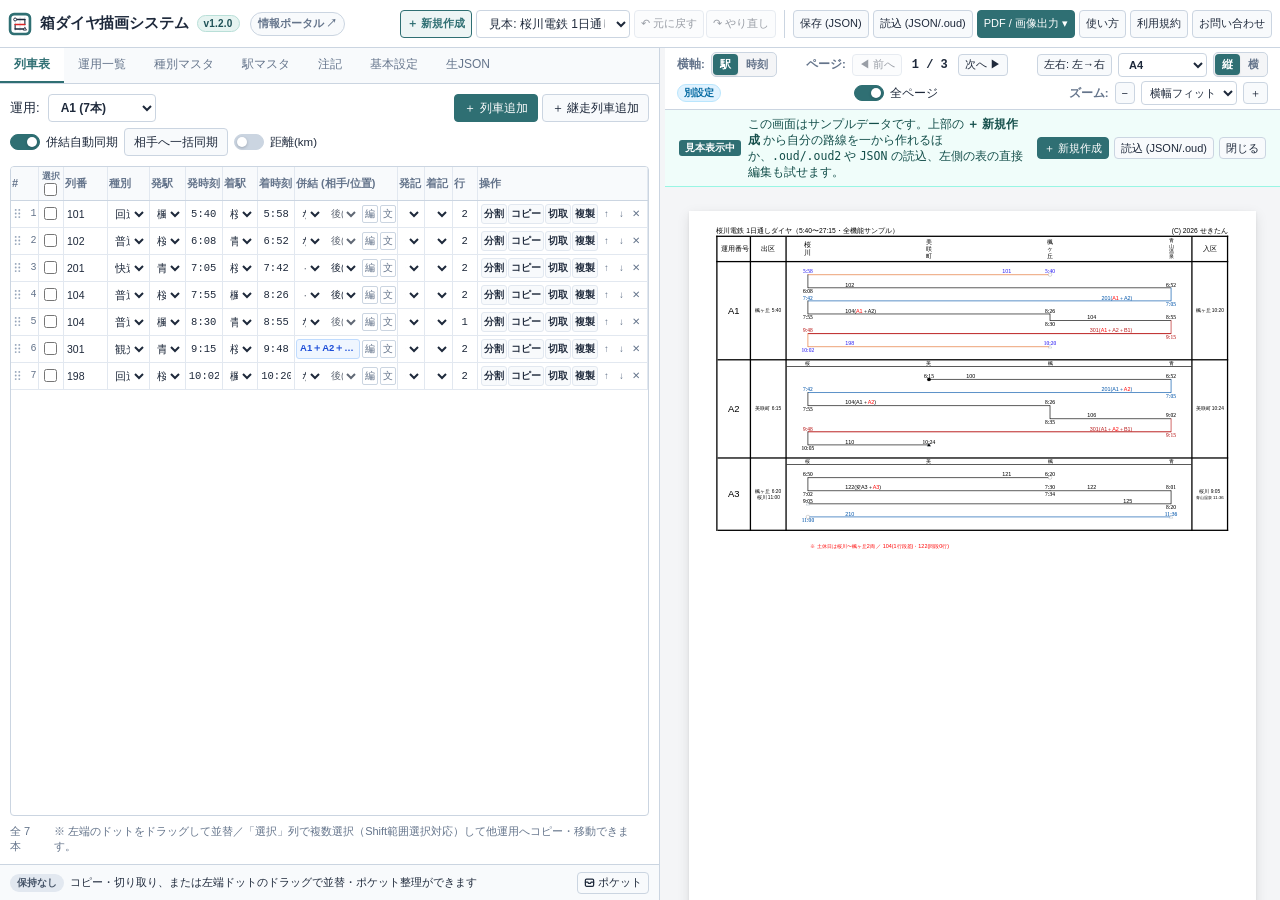
<file: index.html>
<!DOCTYPE html>
<html lang="ja">
<head>
  <meta charset="UTF-8">
  <meta name="viewport" content="width=device-width, initial-scale=1.0">
  <title>箱ダイヤ描画システム - 車両運用図・仕業行路図作成ツール</title>
  <meta name="description" content="ブラウザだけで鉄道の箱ダイヤ（駅軸）や時刻軸の運用線図（棒ダイヤ）を作成・編集し、.oud/.oud2読込や1:1ベクターPDF・画像保存ができる無料Webアプリ（v1.2.0）です。">
  <meta name="theme-color" content="#2F6F73">
  <meta name="apple-mobile-web-app-capable" content="yes">
  <meta name="apple-mobile-web-app-status-bar-style" content="default">
  <meta name="apple-mobile-web-app-title" content="箱ダイヤ描画">
  <script>
    if (location.protocol === "http:" || location.protocol === "https:") {
      var manifestLink = document.createElement("link");
      manifestLink.rel = "manifest";
      manifestLink.href = "manifest.json";
      document.head.appendChild(manifestLink);
    }
  </script>
  <link rel="canonical" href="https://sekitan66325.github.io/box-diagram/">

  <meta property="og:title" content="箱ダイヤ描画システム - 車両運用図・仕業行路図作成ツール">
  <meta property="og:description" content="ブラウザだけで鉄道の箱ダイヤ・時刻軸運用線図を作成・編集し、.oud/.oud2取込や変形サイズ対応の1:1ベクターPDF・画像保存ができる無料Webアプリ（v1.2.0）です。">
  <meta property="og:type" content="website">
  <meta property="og:url" content="https://sekitan66325.github.io/box-diagram/">
  <meta property="og:image" content="https://sekitan66325.github.io/box-diagram/assets/apple-touch-icon.png">
  <meta property="og:site_name" content="箱ダイヤ描画システム">
  <meta name="twitter:card" content="summary">
  <meta name="twitter:site" content="@sekitan66325">

  <link rel="icon" href="assets/favicon.svg" type="image/svg+xml">
  <link rel="icon" href="assets/favicon.png" type="image/png" sizes="64x64">
  <link rel="apple-touch-icon" href="assets/apple-touch-icon.png" sizes="180x180">

  <!-- Google tag (gtag.js) -->
  <script async src="https://www.googletagmanager.com/gtag/js?id=G-0GM4B0FTW9"></script>
  <script>
    window.dataLayer = window.dataLayer || [];
    function gtag() { dataLayer.push(arguments); }
    gtag('js', new Date());

    gtag('config', 'G-0GM4B0FTW9');
  </script>

  <link rel="stylesheet" href="css/style.css">
  <style id="dynamic-print-style">
    @page {
      size: A4 portrait;
      margin: 0;
    }
  </style>
</head>
<body>
  <div class="app-container">
    <!-- 上部メインツールバー -->
    <header class="app-header">
      <div class="brand">
        <div class="brand-main">
          <img src="assets/favicon.svg" alt="" class="brand-icon" width="24" height="24">
          <span class="brand-title">箱ダイヤ描画システム</span>
          <span class="beta-badge" title="公開バージョン v1.2.0">v1.2.0</span>
          <a href="https://sekitan66325.github.io/" target="_blank" rel="noopener noreferrer" class="portal-back-link" title="真岡鐵道 情報ポータル（sekitan66325.github.io）を新しいタブで開く">
            情報ポータル ↗
          </a>
        </div>
        <!-- モバイル専用1行クイックバー（900px以下のみ表示） -->
        <div class="mobile-header-quick">
          <label for="inputFileOpen" id="btnMobileQuickOpen" class="btn btn-xs btn-secondary" title="JSON または OuDia (.oud/.oud2) を読み込む">読込</label>
          <button type="button" id="btnMobileQuickExport" class="btn btn-xs btn-primary" aria-haspopup="true" aria-expanded="false" title="PDF出力・PNG/SVG画像保存メニュー">出力 ▾</button>
          <button type="button" id="btnToggleMobileHeaderMenu" class="btn btn-xs btn-secondary" aria-expanded="false" title="全メニューを開く・閉じる">メニュー ▾</button>
        </div>
      </div>

      <div class="header-actions" id="headerActionsDrawer">
        <!-- 新規作成 & 見本（サンプル）選択 -->
        <button type="button" id="btnNewDiagram" class="btn btn-sm btn-primary-outline" title="見本を消して、自分の路線名・駅から新しく箱ダイヤを作成します">
          ＋ 新規作成
        </button>

        <select id="presetSelect" class="form-select preset-select-control" title="見本（サンプル）ダイヤへ切り替えます" style="font-weight: 500;">
          <option id="optPresetCustom" value="__custom__" hidden>作成中データ</option>
          <option value="sakuragawa_main" selected>見本: 桜川電鉄 1日通しダイヤ（全機能サンプル）</option>
          <option value="midorikawa_compact">見本: 緑川鉄道 シャトル運用（B5横サンプル）</option>
        </select>

        <!-- 元に戻す / やり直し -->
        <div class="history-group">
          <button id="btnUndo" class="btn btn-sm btn-secondary" title="元に戻す (Ctrl+Z)" disabled>
            ↶ 元に戻す
          </button>
          <button id="btnRedo" class="btn btn-sm btn-secondary" title="やり直し (Ctrl+Y)" disabled>
            ↷ やり直し
          </button>
        </div>

        <!-- JSON / OuDia 保存・読込 -->
        <button id="btnExportJson" class="btn btn-sm btn-secondary" title="現在のダイヤデータをJSONファイルとしてダウンロード保存">
          保存 (JSON)
        </button>

        <label class="btn btn-sm btn-secondary" title="JSON または OuDia (.oud/.oud2) ファイルを読み込む">
          読込 (JSON/.oud)
          <input type="file" id="inputFileOpen" accept=".json,.oud,.oud2" style="display: none;">
        </label>

        <!-- 統合出力メニュー (PDF印刷 / PNG画像 / SVG / 印刷HTML) -->
        <button type="button" id="btnExportMenu" class="btn btn-primary btn-sm" aria-haspopup="true" aria-expanded="false" title="1:1ベクターPDF印刷・PNG画像保存・SVG出力メニューを開く">
          PDF / 画像出力 ▾
        </button>

        <!-- 使い方・ヘルプ -->
        <button id="btnHelp" class="btn btn-sm btn-secondary" title="使い方・仕様ガイドを開く (F1)">
          使い方
        </button>

        <!-- 利用規約 -->
        <button id="btnTerms" class="btn btn-sm btn-secondary" title="利用規約・クレジット表記ルール・免責事項を開く">
          利用規約
        </button>

        <!-- お問い合わせ・ご意見フォーム -->
        <button id="btnFeedback" class="btn btn-sm btn-secondary" title="不具合報告・ご要望・お問い合わせフォームを開く">
          お問い合わせ
        </button>
      </div>
    </header>

    <!-- 統合出力ドロップダウンメニュー（デスクトップ・モバイル共通） -->
    <div id="exportMenuDropdown" class="export-menu-dropdown" role="menu" hidden>
      <button type="button" id="btnPrint" class="export-menu-item" role="menuitem">
        <span class="export-menu-title">印刷 / 1:1 ベクターPDF</span>
        <span class="export-menu-sub">文字まで鮮明なPDF保存・印刷 (Ctrl+P)</span>
      </button>
      <button type="button" id="btnExportPngCurrent" class="export-menu-item" role="menuitem">
        <span class="export-menu-title">画像保存 PNG（現在のページ）</span>
        <span class="export-menu-sub">表示中ページを高解像度PNGで保存</span>
      </button>
      <button type="button" id="btnExportPngAll" class="export-menu-item" role="menuitem">
        <span class="export-menu-title">画像保存 PNG（全ページ結合）</span>
        <span class="export-menu-sub">全ページを縦につなげた1枚画像で保存</span>
      </button>
      <button type="button" id="btnExportSvg" class="export-menu-item" role="menuitem">
        <span class="export-menu-title">SVGベクター保存（全ページ）</span>
        <span class="export-menu-sub">拡大しても劣化しないSVGファイルを保存</span>
      </button>
      <button type="button" id="btnExportPrintHtml" class="export-menu-item" role="menuitem">
        <span class="export-menu-title">印刷用HTMLを保存</span>
        <span class="export-menu-sub">アプリ内ブラウザや他端末での印刷用</span>
      </button>
    </div>

    <!-- モバイル向け 表示切替バー（幅900px以下で表示） -->
    <nav id="mobileWorkspaceNav" class="mobile-workspace-nav" aria-label="表示切替">
      <button type="button" class="mobile-nav-btn active" data-mobile-view="preview" aria-pressed="true">図面プレビュー</button>
      <button type="button" class="mobile-nav-btn" data-mobile-view="editor" aria-pressed="false">データ編集・設定</button>
    </nav>

    <!-- アプリ内ブラウザ向け 1行案内バー（モバイルWebView初回のみ表示） -->
    <div id="mobileInAppHintBar" class="mobile-inapp-hint-bar" hidden>
      <span class="mobile-inapp-hint-text">アプリ内ブラウザ表示中：外部ブラウザ（Safari/Chrome）推奨。このまま「出力 ▾ → 画像保存」も使えます。</span>
      <button type="button" id="btnDismissInAppHint" class="btn-icon modal-close-btn" title="閉じる" aria-label="案内を閉じる">✕</button>
    </div>

    <!-- メイン2ペイン領域 -->
    <div class="main-workspace">
      <!-- 左ペイン: 表形式エディタ -->
      <aside class="editor-pane" id="editorPane">
        <!-- table-editor.js により動的レンダリングされます -->
      </aside>

      <!-- 幅変更スプリッター -->
      <div class="workspace-splitter" id="workspaceSplitter"></div>

      <!-- 右ペイン: プレビュー表示 -->
      <main class="preview-pane" id="previewPane">
        <div class="preview-toolbar">
          <div class="preview-toolbar-primary">
            <div class="preview-controls-group">
              <span class="text-muted preview-lbl-axis" style="font-size: 11.5px; font-weight: 600;">横軸:</span>
              <div class="segmented-control" role="group" aria-label="横軸モード切替">
                <button type="button" id="btnAxisStation" class="seg-btn active" title="横軸を駅順にする（標準箱ダイヤ）">駅</button>
                <button type="button" id="btnAxisTime" class="seg-btn" title="横軸を時刻にする（運用線図／棒ダイヤ）">時刻</button>
              </div>
            </div>

            <div class="preview-controls-group preview-pager-group">
              <span class="text-muted preview-lbl-page" style="font-size: 11.5px; font-weight: 600;">ページ:</span>
              <button id="btnPrevPage" class="btn btn-xs btn-secondary" disabled>◀ 前へ</button>
              <span id="pageIndicator" class="font-mono font-bold" style="font-size: 12px; min-width: 44px; text-align: center;">1 / 1</span>
              <button id="btnNextPage" class="btn btn-xs btn-secondary" disabled>次へ ▶</button>
            </div>

            <button type="button" id="btnToggleMobilePreviewTools" class="btn btn-xs btn-secondary mobile-only-btn" aria-expanded="false" title="用紙・ズーム等の詳細設定を開く">表示設定 ▾</button>
          </div>

          <div class="preview-toolbar-advanced" id="previewToolbarAdvanced">
            <div class="preview-controls-group">
              <button type="button" id="btnToggleStationDir" class="btn btn-xs btn-secondary" title="上り・下りの向き（駅軸の左右方向）を切り替えます">左右: 左→右</button>
              <select id="selectQuickPageSize" class="form-select preview-quick-size" title="現在の表示モードに適用する用紙サイズ">
                <option value="AUTO">変形 (自動)</option>
                <option value="CUSTOM">変形 (手動)</option>
                <option value="A3">A3</option>
                <option value="B4">B4</option>
                <option value="A4" selected>A4</option>
                <option value="B5">B5</option>
                <option value="A5">A5</option>
                <option value="B6">B6</option>
              </select>
              <div class="segmented-control" role="group" aria-label="用紙の向き切替">
                <button type="button" id="btnQuickPortrait" class="seg-btn active" title="用紙を縦向きにする">縦</button>
                <button type="button" id="btnQuickLandscape" class="seg-btn" title="用紙を横向きにする">横</button>
              </div>
            </div>

            <div class="preview-controls-group">
              <span id="quickCustomDimGroup" class="quick-custom-dim-group" hidden>
                <input type="number" id="inputQuickCustomW" class="quick-dim-input font-mono" min="100" max="1800" step="5" title="用紙幅 (mm)" />
                <span class="text-muted" style="font-size: 11px;">×</span>
                <input type="number" id="inputQuickCustomH" class="quick-dim-input font-mono" min="80" max="1200" step="5" title="用紙高さ (mm)" />
                <span class="text-muted" style="font-size: 10.5px;">mm</span>
              </span>
              <span id="quickPageSizeReadout" class="quick-size-readout font-mono" title="現在算出された変形用紙寸法" hidden></span>
              <span id="quickPageModeBadge" class="quick-separate-badge" title="駅軸と時刻軸で別の用紙設定を使用中" hidden>別設定</span>
            </div>

            <div class="preview-controls-group">
              <label class="toggle-switch toggle-switch-sm" style="margin-left: 2px;" title="ONのとき全ページを縦に並べて表示します">
                <input type="checkbox" class="toggle-input toggle-sm" id="checkShowAllPages" checked />
                <span>全ページ</span>
              </label>
            </div>

            <div class="preview-controls-group">
              <span class="text-muted" style="font-size: 11.5px; font-weight: 600;">ズーム:</span>
              <button id="btnZoomOut" class="btn btn-xs btn-secondary" title="縮小">−</button>
              <select id="selectZoom" class="form-select" style="height: 24px; padding: 0 4px; font-size: 11px;" title="表示倍率を選択（プレビュー上でマウスホイールでも拡大・縮小可能）">
                <option value="fit-width" selected>横幅フィット</option>
                <option value="fit">全体表示</option>
                <option id="optZoomCustom" value="" hidden></option>
                <option value="0.5">50%</option>
                <option value="0.75">75%</option>
                <option value="1.0">100%</option>
                <option value="1.25">125%</option>
                <option value="1.5">150%</option>
                <option value="2.0">200%</option>
              </select>
              <button id="btnZoomIn" class="btn btn-xs btn-secondary" title="拡大">＋</button>
            </div>
          </div>
        </div>

        <div id="welcomeSampleBar" class="welcome-sample-bar">
          <div class="welcome-sample-msg">
            <span class="welcome-sample-badge">見本表示中</span>
            <span>この画面はサンプルデータです。上部の <strong>＋ 新規作成</strong> から自分の路線を一から作れるほか、<code>.oud/.oud2</code> や <code>JSON</code> の読込、左側の表の直接編集も試せます。</span>
          </div>
          <div class="welcome-sample-actions">
            <button type="button" id="btnWelcomeNewDiagram" class="btn btn-xs btn-primary">＋ 新規作成</button>
            <button type="button" id="btnWelcomeOpenFile" class="btn btn-xs btn-secondary">読込 (JSON/.oud)</button>
            <button type="button" id="btnDismissWelcomeBar" class="btn btn-xs btn-secondary" title="この案内を閉じる">閉じる</button>
          </div>
        </div>

        <div id="layoutSuggestionBar" class="layout-suggestion-bar" hidden></div>

        <!-- プレビュー用紙描画エリア -->
        <div class="preview-scroll-viewport" id="previewViewport">
          <!-- diagram-renderer.js により動的生成されます -->
        </div>
      </main>
    </div>
  </div>

  <!-- 使い方・仕様ガイド モーダル -->
  <div id="helpModalBackdrop" class="modal-backdrop" hidden>
    <div class="modal-dialog" role="dialog" aria-modal="true" aria-labelledby="helpModalTitle">
      <div class="modal-header">
        <div>
          <h2 id="helpModalTitle" class="modal-title">箱ダイヤ描画システム ご利用ガイド・仕様</h2>
          <p class="modal-subtitle">鉄道車両仕業行路図（箱ダイヤ）の作成・編集・PDF出力をブラウザだけで完結できるツールです。</p>
        </div>
        <button id="btnCloseHelp" class="btn-icon modal-close-btn" title="閉じる (Esc)" aria-label="ヘルプを閉じる">✕</button>
      </div>

      <div class="modal-nav" id="helpModalNav">
        <button class="help-nav-btn active" data-help-target="help-sec-quickstart">基本の流れ</button>
        <button class="help-nav-btn" data-help-target="help-sec-tabs">左パネル各タブ</button>
        <button class="help-nav-btn" data-help-target="help-sec-snap">注記とAlt吸着</button>
        <button class="help-nav-btn" data-help-target="help-sec-print">PDF印刷・保存</button>
        <button class="help-nav-btn" data-help-target="help-sec-spec">仕様・ショートカット</button>
      </div>

      <div class="modal-body" id="helpModalBody">
        <section id="help-sec-quickstart" class="help-section">
          <h3>1. はじめに（基本の使い方）</h3>
          <div class="help-steps">
            <div class="help-step">
              <span class="step-badge">1</span>
              <div>
                <strong>新規作成・見本を見る・データを開く</strong>
                <p>上部の <code>＋ 新規作成</code> から自分の路線名・駅を設定して一から作れます。動作を試したいときは見本プリセットを選び、既存データは <code>読込 (JSON/.oud)</code> から取り込めます。</p>
              </div>
            </div>
            <div class="help-step">
              <span class="step-badge">2</span>
              <div>
                <strong>左側パネルの表で編集する</strong>
                <p>「列車表」「運用一覧」「種別マスタ」「駅マスタ」「注記」「基本設定」タブを切り替えて編集します。変更は即座に右側プレビューへ反映されます。</p>
              </div>
            </div>
            <div class="help-step">
              <span class="step-badge">3</span>
              <div>
                <strong>右側の図面上で確認・微調整する</strong>
                <p>図面上の列車線をクリックすると左側の該当列車行へジャンプします。注記テキストは図面上で直接ドラッグ移動できます。</p>
              </div>
            </div>
            <div class="help-step">
              <span class="step-badge">4</span>
              <div>
                <strong>保存・PDF出力する</strong>
                <p>作業途中のデータは <code>保存 (JSON)</code> でファイル保存し、仕上げは <code>印刷 / PDF出力</code> からベクターPDFとして保存・印刷できます。</p>
              </div>
            </div>
          </div>
          <div class="help-note-box">
            <strong>データの安全性について：</strong> すべての処理はお使いのブラウザ内だけで実行され、入力データが外部サーバーへ送信・保存されることはありません。作業後は必要に応じて <code>保存 (JSON)</code> で手元に保存してください。
          </div>
        </section>

        <section id="help-sec-tabs" class="help-section">
          <h3>2. 左パネル（編集エリア）各タブの機能</h3>
          <table class="help-table">
            <thead>
              <tr>
                <th style="width: 120px;">タブ名</th>
                <th>主な機能とポイント</th>
              </tr>
            </thead>
            <tbody>
              <tr>
                <td><strong>列車表</strong></td>
                <td>運用を選択し、列車番号・種別・発駅/発時刻・着駅/着時刻・併結・発着記号・段下げ行数(<code>行</code>: <code>0</code>〜<code>10</code>) を表形式で編集します。<code>＋ 継走列車追加</code> や行操作の <code>分割</code>（途中駅分割）では列車番号・種別を引き継いで途中駅部分継走（標準<code>1</code>行・基本設定で<code>0</code>行も選択可）を作成できます。併結欄では相手運用と連結位置（<code>後(自+相)</code> / <code>前(相+自)</code>）、<code>編</code>（3両以上の詳細編成順設定）、<code>文</code>（自由記述）を選択でき、<code>併結自動同期</code>（および<code>相手へ一括同期</code>）により相手運用の列車着発情報も同期できます。</td>
              </tr>
              <tr>
                <td><strong>運用一覧</strong></td>
                <td>運用番号（ID）・表示用運用番号・複製・並び替え・削除や、手動改ページモード用の「改ページ」を設定します。「表示用運用番号」は原則「運用番号」に自動同期し（<code>自動</code>）、直接上書きしたいときはそのまま編集できます（<code>手動</code>／<code>↺</code>で復帰）。運用番号の変更時は他運用の併結相手指定も自動更新されます。</td>
              </tr>
              <tr>
                <td><strong>種別マスタ</strong></td>
                <td>普通・回送・SL・快速などの列車種別ごとに、ダイヤ線色・時刻色・列車番号色（カラーピッカー／HEX入力）・線種（実線／破線／点線）を自由に追加・設定できます。<code>配色プリセット</code> から標準・JR東日本風・モノクロ印刷用へ一括切替も可能です。</td>
              </tr>
              <tr>
                <td><strong>駅マスタ</strong></td>
                <td>路線内の駅一覧を管理します。「表示」チェックを切り替えると図面上に縦基準線を引き、駅間のX座標を自動再配置します。主要4駅リセット／サンプル全10駅展開ボタンや、自由な駅追加・並び替えに対応しています。</td>
              </tr>
              <tr>
                <td><strong>注記</strong></td>
                <td>図面上に置く自由テキスト（運休注記など）のページ・配置先（駅軸 / 時刻軸）・文言・色・文字サイズ・個別フォント・X/Y座標を管理します。</td>
              </tr>
              <tr>
                <td><strong>基本設定</strong></td>
                <td>図面タイトル・著作権表記、横軸描画モード（駅 / 時刻）、駅軸の左右方向（左→右 / 右→左）、部位別フォント設定、時間軸の開始時刻・範囲・目盛り・24時以降の表記規則、用紙サイズ（変形自動/手動・A3/B4/A4/B5/A5/B6）と向き・改ページを設定できます。</td>
              </tr>
              <tr>
                <td><strong>生JSON</strong></td>
                <td>上級者向けのJSON直接表示・コピー・編集タブです。直接編集する場合はチェックボックスをONにして <code>適用する</code> を押してください（構造検証付き）。</td>
              </tr>
            </tbody>
          </table>

          <h4>発着記号の意味</h4>
          <ul class="help-list">
            <li><strong>発記（出発駅側の記号）</strong>：<code>○ 出区</code>（白丸）／<code>● 黒丸</code>／<code>ー なし</code></li>
            <li><strong>着記（到着駅側の記号）</strong>：<code>△ 入区</code>（白三角）／<code>▲ 終結</code>（黒三角）／<code>ー なし</code></li>
          </ul>
        </section>

        <section id="help-sec-snap" class="help-section">
          <h3>3. 図面上の操作と「Alt吸着」機能</h3>
          <ul class="help-list">
            <li><strong>列車線クリック連動</strong>：プレビュー上の列車線をクリックすると、左側の「列車表」で該当運用・該当列車へ自動スクロール＆ハイライトされます。</li>
            <li><strong>スプリッター幅調整</strong>：画面中央の境界線を左右にドラッグすると、編集パネルとプレビューの比率を変えられます。</li>
            <li><strong>注記テキストの自由移動</strong>：図面上の赤い文字等の注記は、そのままマウスでドラッグして位置を調整できます（小数点0.16px単位）。</li>
            <li><strong><code>Alt</code> + ドラッグで列車線に自動吸着</strong>：
              <ul class="help-sublist">
                <li><strong>上側／下側スナップ</strong>：ドラッグ中に <code>Alt</code> キーを押すと、近くの列車線の<strong>上側</strong>または<strong>下側</strong>の基準位置へ自動吸着します（青緑の補助ガイド線が表示されます）。</li>
                <li><strong>左端／中央／右端揃えスナップ</strong>：線の左端や各駅の基準線だけでなく、駅線手前（終着駅など）への<strong>右端揃え</strong>や線区間の中央揃えにも吸着します。</li>
                <li><strong>ドラッグ中の Alt 解除</strong>：<code>Alt</code> キーを先に離してもその吸着位置を起点に飛び跳ねず滑らかに微調整できます（そのままマウスを離せば吸着位置に確定します）。</li>
              </ul>
            </li>
          </ul>
        </section>

        <section id="help-sec-print" class="help-section">
          <h3>4. 印刷 / PDF出力とデータ保存のコツ</h3>
          <div class="help-columns">
            <div class="help-card">
              <h4>きれいなベクターPDF・画像保存のコツ</h4>
              <p>上部の <code>PDF / 画像出力 ▾</code>（または <kbd>Ctrl</kbd>+<kbd>P</kbd>）から「印刷 / 1:1 ベクターPDF」や「PNG画像・SVG保存」を選べます。ベクターPDF印刷時はブラウザ側で以下を設定すると最も綺麗に仕上がります。</p>
              <ul class="help-list">
                <li>送信先：<strong>PDFに保存</strong>（Chrome / Edge 標準。<code>Microsoft Print to PDF</code> や実プリンタは「変形」非対応かつ縦固定になりやすいため非推奨）</li>
                <li>用紙サイズ・向き：<strong>印刷スタイルから自動反映</strong>（A3 / B4 / A4 / B5 / A5 横・縦、および変形 mm を指定済み）</li>
                <li>余白：<strong>なし</strong></li>
                <li>倍率：<strong>既定</strong>（または <strong>100%</strong>）</li>
                <li>オプション：<strong>背景のグラフィック</strong> にチェック推奨</li>
              </ul>
            </div>
            <div class="help-card">
              <h4>データの保存と読み込み</h4>
              <ul class="help-list">
                <li><code>保存 (JSON)</code> を押すと、現在編集中の全設定・全運用・注記を含む JSON ファイルがダウンロードされます。</li>
                <li>次回作業時は <code>読込 (JSON)</code> からそのファイルを選択するだけで状態を復元できます。</li>
                <li>OuDia / OuDiaSecond の <code>.oud</code>・<code>.oud2</code> ファイルは <code>読込 (.oud/.oud2)</code> から取り込みできます（対象ダイヤや表示駅を選んで変換）。</li>
                <li>編集中の下書きは端末ブラウザ内に自動保存・次回自動復元されますが、ブラウザデータ削除に備えこまめな <code>保存 (JSON)</code> をおすすめします。</li>
              </ul>
            </div>
          </div>
        </section>

        <section id="help-sec-spec" class="help-section">
          <h3>5. キーボードショートカット & システム仕様</h3>
          <div class="help-columns">
            <div class="help-card">
              <h4>ショートカット一覧</h4>
              <table class="help-table compact">
                <tbody>
                  <tr><td><kbd>Ctrl</kbd> + <kbd>Z</kbd></td><td>元に戻す（最大50回）</td></tr>
                  <tr><td><kbd>Ctrl</kbd> + <kbd>Y</kbd> / <kbd>Ctrl</kbd>+<kbd>Shift</kbd>+<kbd>Z</kbd></td><td>やり直し</td></tr>
                  <tr><td><kbd>Ctrl</kbd> + <kbd>P</kbd></td><td>全ページ展開して印刷 / PDF出力</td></tr>
                  <tr><td><kbd>Alt</kbd> + 注記ドラッグ</td><td>列車線（上下）・駅境界（左/中央/右端）へ吸着</td></tr>
                  <tr><td><kbd>F1</kbd> / <kbd>Esc</kbd></td><td>ヘルプ画面を開く / 閉じる</td></tr>
                </tbody>
              </table>
            </div>
            <div class="help-card">
              <h4>システム技術仕様（概要）</h4>
              <ul class="help-list">
                <li><strong>動作形式</strong>：HTML / CSS / JavaScript + SVG（外部ライブラリ・バックエンド不要）</li>
                <li><strong>推奨環境</strong>：Google Chrome / Microsoft Edge / Firefox 等の最新モダンブラウザ（PC画面推奨）</li>
                <li><strong>内部座標系</strong>：SVG viewBox（A4基準 <code>1122.56 × 1587.36</code>、縦横・大判/小判サイズ対応・ベクター出力）</li>
                <li><strong>対応用紙</strong>：A3 / B4 / A4 / B5 / A5 / B6（各縦・横、横軸モード別設定対応）</li>
                <li><strong>時刻入力範囲</strong>：<code>0:00〜27:59</code>（深夜日跨ぎ・起点時刻基準対応）</li>
                <li><strong>データ形式</strong>：JSON（スキーマ <code>version: "2.0"</code>）</li>
              </ul>
            </div>
          </div>
          <div class="help-support-box">
            <h4>関連サイト・開発の応援について（任意）</h4>
            <p>
              「箱ダイヤ描画ソフト」はすべての機能を<strong>完全無料</strong>でご利用いただけます。
              もし本ツールがお役に立ちましたら、励ましのレターや温かい応援をいただけますと今後の開発の大きな励みになります（応援は完全に任意です）。
            </p>
            <div class="help-support-actions">
              <a href="https://sekitan66325.github.io/" target="_blank" rel="noopener noreferrer" class="btn btn-sm btn-secondary">真岡鐵道 情報ポータル (sekitan66325.github.io) ↗</a>
              <a href="https://x.com/sekitan66325" target="_blank" rel="noopener noreferrer" class="btn btn-sm btn-secondary">X (@sekitan66325) ↗</a>
              <a href="https://ofuse.me/sekitan66325" target="_blank" rel="noopener noreferrer" class="btn btn-sm btn-secondary">OFUSE で応援レターを送る ↗</a>
            </div>
          </div>
        </section>
      </div>

      <div class="modal-footer">
        <span class="text-muted" style="font-size: 11px;">
          (C) 2026 <a href="https://sekitan66325.github.io/" target="_blank" rel="noopener noreferrer" class="footer-portal-link">せきたん (sekitan66325.github.io) ↗</a> — 箱ダイヤ描画ソフト
        </span>
        <div class="modal-footer-actions">
          <button id="btnOpenTermsFromHelp" type="button" class="btn btn-sm btn-secondary" title="利用規約・クレジット表記ルールを確認する">利用規約</button>
          <button id="btnOpenFeedbackFromHelp" type="button" class="btn btn-sm btn-secondary" title="アプリ内フォームでお問い合わせを送る">お問い合わせ</button>
          <a href="https://docs.google.com/forms/d/e/1FAIpQLSc45MP0RUGMoadCOQn6BY76kv__9lb29PureF1rfRvtywM2ZQ/viewform" target="_blank" rel="noopener noreferrer" class="btn btn-sm btn-secondary" title="Googleフォームを新しいタブで開く">フォームを別タブで開く ↗</a>
          <button id="btnCloseHelpFooter" class="btn btn-primary btn-sm">閉じる</button>
        </div>
      </div>
    </div>
  </div>

  <!-- お問い合わせ・ご意見フォーム モーダル -->
  <div id="feedbackModalBackdrop" class="modal-backdrop" hidden>
    <div class="modal-dialog feedback-modal-dialog" role="dialog" aria-modal="true" aria-labelledby="feedbackModalTitle">
      <div class="modal-header">
        <div>
          <h2 id="feedbackModalTitle" class="modal-title">お問い合わせ・ご意見フォーム</h2>
          <p class="modal-subtitle">不具合報告・機能追加のご要望・使い方のご質問をお送りください（ログイン不要）。</p>
        </div>
        <div class="modal-header-actions">
          <a id="btnFeedbackNewTab" href="https://docs.google.com/forms/d/e/1FAIpQLSc45MP0RUGMoadCOQn6BY76kv__9lb29PureF1rfRvtywM2ZQ/viewform" target="_blank" rel="noopener noreferrer" class="btn btn-sm btn-primary" title="Googleフォームを新しいタブで開く">
            別タブで開く ↗
          </a>
          <button id="btnCloseFeedback" class="btn-icon modal-close-btn" title="閉じる (Esc)" aria-label="お問い合わせフォームを閉じる">✕</button>
        </div>
      </div>

      <div class="feedback-modal-body">
        <div id="feedbackLoadingState" class="feedback-loading">
          Google フォームを読み込んでいます…（表示されない場合は右上の「別タブで開く ↗」をご利用ください）
        </div>
        <iframe
          id="feedbackFormFrame"
          class="feedback-iframe"
          data-src="https://docs.google.com/forms/d/e/1FAIpQLSc45MP0RUGMoadCOQn6BY76kv__9lb29PureF1rfRvtywM2ZQ/viewform?embedded=true"
          title="箱ダイヤ描画ソフト お問い合わせ・ご意見フォーム"
          loading="lazy">
        </iframe>
      </div>

      <div class="modal-footer">
        <span class="text-muted" style="font-size: 11px;">表示や入力がしづらい場合は「別タブで開く ↗」をお使いください。</span>
        <div class="modal-footer-actions">
          <a id="btnFeedbackNewTabFooter" href="https://docs.google.com/forms/d/e/1FAIpQLSc45MP0RUGMoadCOQn6BY76kv__9lb29PureF1rfRvtywM2ZQ/viewform" target="_blank" rel="noopener noreferrer" class="btn btn-sm btn-secondary">
            別タブで開く ↗
          </a>
          <button id="btnCloseFeedbackFooter" class="btn btn-primary btn-sm">閉じる</button>
        </div>
      </div>
    </div>
  </div>

  <!-- OuDia / OuDiaSecond インポート設定モーダル -->
  <div id="oudImportModalBackdrop" class="modal-backdrop" hidden>
    <div class="modal-dialog oud-modal-dialog" role="dialog" aria-modal="true" aria-labelledby="oudImportModalTitle">
      <div class="modal-header">
        <div>
          <h2 id="oudImportModalTitle" class="modal-title">OuDia / OuDiaSecond (.oud / .oud2) インポート設定</h2>
          <p id="oudImportSubtitle" class="modal-subtitle">ファイルを解析中…</p>
        </div>
        <button id="btnCloseOudImport" class="btn-icon modal-close-btn" title="閉じる (Esc)" aria-label="インポート設定を閉じる">✕</button>
      </div>

      <div class="modal-body oud-modal-body">
        <div class="oud-options-grid">
          <div class="oud-field">
            <label for="oudSelectDiagram" class="oud-field-label">対象ダイヤ (Dia.)</label>
            <select id="oudSelectDiagram" class="form-select"></select>
          </div>
          <div class="oud-field">
            <label for="oudSelectEncoding" class="oud-field-label">文字コード</label>
            <select id="oudSelectEncoding" class="form-select">
              <option value="auto">自動判定 (UTF-8 / Shift_JIS)</option>
              <option value="shift_jis">Shift_JIS (OuDia 標準)</option>
              <option value="utf-8">UTF-8</option>
            </select>
          </div>
          <div class="oud-field">
            <label for="oudSelectFallback" class="oud-field-label">運用情報なし時 (従来 .oud 等)</label>
            <select id="oudSelectFallback" class="form-select">
              <option value="direction">下り / 上りの仮運用へ振り分ける（推奨）</option>
              <option value="single">単一の「未割当」仮運用にまとめる</option>
            </select>
          </div>
          <div class="oud-field oud-checkbox-stack">
            <label class="toggle-switch toggle-switch-sm">
              <input type="checkbox" class="toggle-input toggle-sm" id="oudCheckExcludeCanceled" checked />
              <span>運休扱いの列車を除外する</span>
            </label>
            <label class="toggle-switch toggle-switch-sm">
              <input type="checkbox" class="toggle-input toggle-sm" id="oudCheckSameRow" checked />
              <span>同一列車継走 (PropertySame) を同じ行に描く</span>
            </label>
          </div>
        </div>

        <div id="oudImportSummary" class="oud-summary-box"></div>
        <ul id="oudImportWarnings" class="oud-warnings-list" hidden></ul>

        <div class="oud-stations-section">
          <div class="oud-stations-header">
            <span class="oud-field-label">水平軸に表示する駅（駅名列）</span>
            <div class="oud-stations-actions">
              <button type="button" id="btnOudVisRecommended" class="btn btn-xs btn-secondary">主要駅＋始終着（推奨）</button>
              <button type="button" id="btnOudVisMajor" class="btn btn-xs btn-secondary">主要駅のみ</button>
              <button type="button" id="btnOudVisEndpoints" class="btn btn-xs btn-secondary">始終着のみ</button>
              <button type="button" id="btnOudVisAll" class="btn btn-xs btn-secondary">全駅</button>
            </div>
          </div>
          <p class="oud-stations-hint">非表示にした途中駅が発着駅になった場合も、前後の表示駅間に自動で補間配置されます。</p>
          <div id="oudStationChecklist" class="oud-station-checklist"></div>
        </div>
      </div>

      <div class="modal-footer">
        <span class="text-muted" style="font-size: 11px;">
          ※ インポートを実行すると現在の編集内容は新しいダイヤに置き換わります。
        </span>
        <div class="modal-footer-actions">
          <button type="button" id="btnCancelOudImport" class="btn btn-sm btn-secondary">キャンセル</button>
          <button type="button" id="btnExecuteOudImport" class="btn btn-sm btn-primary">インポート実行</button>
        </div>
      </div>
    </div>
  </div>

  <!-- 新規ダイヤ作成 ミニ設定モーダル -->
  <div id="newDiagramModalBackdrop" class="modal-backdrop" hidden>
    <div class="modal-dialog new-diagram-modal-dialog" role="dialog" aria-modal="true" aria-labelledby="newDiagramModalTitle">
      <div class="modal-header">
        <div>
          <h2 id="newDiagramModalTitle" class="modal-title">新規ダイヤ作成</h2>
          <p class="modal-subtitle">路線名と初期の駅・運用を設定して、一から新しい箱ダイヤの作成を始めます。</p>
        </div>
        <button id="btnCloseNewDiagram" type="button" class="btn-icon modal-close-btn" title="閉じる (Esc)" aria-label="新規ダイヤ作成を閉じる">✕</button>
      </div>

      <div class="modal-body new-diagram-modal-body">
        <div class="new-form-grid">
          <div class="oud-field">
            <label for="inputNewTitle" class="oud-field-label">路線名 / 図面タイトル</label>
            <input type="text" id="inputNewTitle" class="form-control" value="新規路線 車両運用図" placeholder="例: ○○電鉄 本線 車両運用図" />
          </div>
          <div class="oud-field">
            <label for="inputNewCopyright" class="oud-field-label">作成者 / コピーライト表記（任意）</label>
            <input type="text" id="inputNewCopyright" class="form-control" value="" placeholder="例: (C) 2026 ..." />
          </div>
        </div>

        <div class="new-stations-section">
          <div class="oud-stations-header">
            <span class="oud-field-label">初期の駅設定（図面の左から順・2駅以上）</span>
            <button type="button" id="btnAddNewStation" class="btn btn-xs btn-secondary">＋ 駅を追加</button>
          </div>
          <p class="oud-stations-hint">略称を空欄にすると駅名の先頭1文字を自動使用します（作成後に「駅マスタ」で増減・並替できます）。</p>
          <div id="newStationsList" class="new-stations-list"></div>
        </div>

        <div class="new-form-options-grid">
          <div class="oud-field">
            <label for="selectNewRosterCount" class="oud-field-label">最初に作る運用</label>
            <select id="selectNewRosterCount" class="form-select">
              <option value="1" selected>1運用のみ作成（A1）</option>
              <option value="2">2運用を作成（A1・A2）</option>
              <option value="3">3運用を作成（A1〜A3）</option>
              <option value="0">運用は作らない（後で追加）</option>
            </select>
          </div>
          <div class="oud-field">
            <label for="selectNewLayout" class="oud-field-label">初期レイアウト</label>
            <select id="selectNewLayout" class="form-select">
              <option value="station_a4_portrait" selected>駅軸・A4 縦（標準箱ダイヤ）</option>
              <option value="station_a4_landscape">駅軸・A4 横</option>
              <option value="time_auto">時刻軸・変形（自動フィット）</option>
            </select>
          </div>
          <div class="oud-field">
            <label for="selectNewTypes" class="oud-field-label">列車種別テンプレート</label>
            <select id="selectNewTypes" class="form-select">
              <option value="standard" selected>標準（普通・快速・急行・回送など）</option>
              <option value="simple">シンプル（普通・快速・回送のみ）</option>
            </select>
          </div>
        </div>

        <label class="toggle-switch toggle-switch-sm" style="margin-top: 2px;">
          <input type="checkbox" class="toggle-input toggle-sm" id="checkNewStarterTrain" />
          <span>書き始めの目安として、A1に仮の1列車目（6:00発）を1本だけ入れて開始する</span>
        </label>
      </div>

      <div class="modal-footer">
        <span class="text-muted" style="font-size: 11px;">
          ※ 作成後も「駅マスタ」「種別マスタ」「基本設定」からすべての設定を変更できます。
        </span>
        <div class="modal-footer-actions">
          <button type="button" id="btnCancelNewDiagram" class="btn btn-sm btn-secondary">キャンセル</button>
          <button type="button" id="btnExecuteNewDiagram" class="btn btn-sm btn-primary">この設定で作成開始</button>
        </div>
      </div>
    </div>
  </div>

  <!-- 利用規約・クレジット表記・免責事項 モーダル -->
  <div id="termsModalBackdrop" class="modal-backdrop" hidden>
    <div class="modal-dialog terms-modal-dialog" role="dialog" aria-modal="true" aria-labelledby="termsModalTitle">
      <div class="modal-header">
        <div>
          <h2 id="termsModalTitle" class="modal-title">利用規約・クレジット表記・免責事項</h2>
          <p class="modal-subtitle">箱ダイヤ描画システム（v1.2.0）をご利用いただく際のルールとお願いです。</p>
        </div>
        <button id="btnCloseTerms" class="btn-icon modal-close-btn" title="閉じる (Esc)" aria-label="利用規約を閉じる">✕</button>
      </div>

      <div class="modal-body terms-modal-body">
        <section class="terms-section">
          <h3>第1条（出力データ・PDF等の利用範囲）</h3>
          <p>
            本ソフト（箱ダイヤ描画システム）を使用して作成・出力した <strong>PDFデータ・画像・SVG・JSONファイル</strong> 等は、個人利用・鉄道趣味活動・同人誌・ブログ・SNS投稿・資料配布・商用／非商用を問わず、<strong>自由にご利用・編集・配布</strong>していただけます。
          </p>
        </section>

        <section class="terms-section">
          <h3>第2条（公開・配布時のクレジット表記のお願い【必須】）</h3>
          <p>
            本ソフトで作成した PDF・画像・図表等を Webサイト・SNS（X 等）・動画・配布資料など<strong>第三者向けに公開または配布する場合は、必ず「本ソフトを使用して作成したこと」が分かるクレジット表記（配布ページURL 等）</strong>を添えてください。
          </p>
          <div class="terms-credit-box">
            <div class="terms-credit-examples">
              <div><strong>URL表記例（推奨）：</strong> <code>https://sekitan66325.github.io/box-diagram/ で作成</code></div>
              <div><strong>図面欄向け短縮例：</strong> <code>sekitan66325.github.io/box-diagram で作成</code></div>
            </div>
            <button type="button" id="btnCopyTermsCredit" class="btn btn-xs btn-secondary" title="表記例をクリップボードにコピー">表記例をコピー</button>
          </div>
          <p class="text-muted" style="font-size: 11.5px; margin-top: 6px;">
            ※ 記載場所は「図面内の著作権欄」「SNS投稿本文」「Web記事や概要欄」のいずれでも構いません。なお、Web 公開版の図面には各ページ下部端にも控えめなグレー表記が常時自動表示されます（上部の作成者欄へ明記したい場合は左パネル「基本設定」の <code>＋ クレジットを追記</code> ボタンをご利用ください）。今後正式名称が変更された場合も、旧名称やURL表記のまま過去作を修正する必要はありません。
          </p>
        </section>

        <section class="terms-section">
          <h3>第3条（免責事項・データ保全について）</h3>
          <ul class="help-list">
            <li><strong>データ破損・消失に関する免責：</strong> 本ソフトは 100% ブラウザ内のローカル環境のみで動作します（作業中の下書きは端末ブラウザ内に自動保存・復元されますが、外部サーバーへの保存は行いません）。端末トラブル・ブラウザデータ削除・不具合等によりデータが破損または消失した場合でも、開発者は<strong>一切の責任を負いません</strong>。重要なデータはこまめに <code>保存 (JSON)</code> で手元にバックアップしてください。</li>
            <li><strong>描画結果・取り込み結果の保証：</strong> 本ソフトは現状有姿（AS-IS）で提供されており、<code>.oud</code> / <code>.oud2</code> ファイルの変換精度、描画内容の正確性・完全性、および本ソフトの利用または利用不能によって生じたいかなる損害についても、開発者は一切の責任を負いません。</li>
          </ul>
        </section>

        <section class="terms-section">
          <h3>第4条（プライバシー・アクセス解析・禁止事項・改定）</h3>
          <ul class="help-list">
            <li><strong>アクセス解析・個人情報非取得：</strong> 品質改善および利用動向の把握のため、Web版では <strong>Google Analytics</strong> によるアクセス・利用状況の計測を使用しています。なお、作成したダイヤの内容や個人を特定できる情報（個人情報）が取得・送信されることはありません。</li>
            <li><strong>禁止事項：</strong> 公序良俗に反する利用、本ソフトや作者の信用を著しく毀損する利用はお控えください。</li>
            <li><strong>規約の変更：</strong> 本規約は予告なく改定される場合があります。全文は <a href="./TERMS.md" target="_blank" rel="noopener noreferrer" class="footer-portal-link">TERMS.md ↗</a> でもご確認いただけます。</li>
          </ul>
        </section>
      </div>

      <div class="modal-footer">
        <span class="text-muted" style="font-size: 11px;">最終改定: 2026年11月 / 箱ダイヤ描画システム v1.2.0</span>
        <div class="modal-footer-actions">
          <button type="button" id="btnCloseTermsFooter" class="btn btn-primary btn-sm">同意して閉じる</button>
        </div>
      </div>
    </div>
  </div>

  <!-- 画像保存・共有 モーダル（主にモバイル・アプリ内ブラウザ向け） -->
  <div id="imageExportModalBackdrop" class="modal-backdrop" hidden>
    <div class="modal-dialog image-export-modal-dialog" role="dialog" aria-modal="true" aria-labelledby="imageExportModalTitle">
      <div class="modal-header">
        <div>
          <h2 id="imageExportModalTitle" class="modal-title">画像書き出し（PNG）</h2>
          <p id="imageExportInfo" class="modal-subtitle">高解像度画像を生成しました。</p>
        </div>
        <button id="btnCloseImageExport" type="button" class="btn-icon modal-close-btn" title="閉じる (Esc)" aria-label="画像書き出しモーダルを閉じる">✕</button>
      </div>
      <div class="modal-body image-export-modal-body">
        <p class="text-muted" style="font-size: 12px; margin: 0 0 8px 0;">
          スマホ・アプリ内ブラウザで自動保存されない場合は、下の画像を<strong>長押しして「写真に保存 / 画像を保存」</strong>または「共有」をお使いください。
        </p>
        <div class="image-export-preview-wrap">
          <img id="imageExportPreviewImg" class="image-export-preview-img" alt="書き出した箱ダイヤ画像プレビュー" />
        </div>
      </div>
      <div class="modal-footer">
        <span class="text-muted" style="font-size: 11px;">PNG 高解像度書き出し</span>
        <div class="modal-footer-actions">
          <button type="button" id="btnShareExportedImage" class="btn btn-sm btn-secondary" hidden>共有 / 写真へ保存</button>
          <button type="button" id="btnDownloadExportedImage" class="btn btn-sm btn-primary">PNG をダウンロード</button>
          <button type="button" id="btnCloseImageExportFooter" class="btn btn-sm btn-secondary">閉じる</button>
        </div>
      </div>
    </div>
  </div>

  <!-- フィードバック用トースト -->
  <div id="appToast" class="app-toast" role="status" aria-live="polite" hidden></div>

  <!-- スクリプト読み込み順序 -->
  <script src="js/analytics.js"></script>
  <script src="js/sample-data.js"></script>
  <script src="js/data-model.js"></script>
  <script src="js/oud-parser.js"></script>
  <script src="js/diagram-renderer.js"></script>
  <script src="js/table-editor.js"></script>
  <script src="js/app.js"></script>
</body>
</html>
</file>
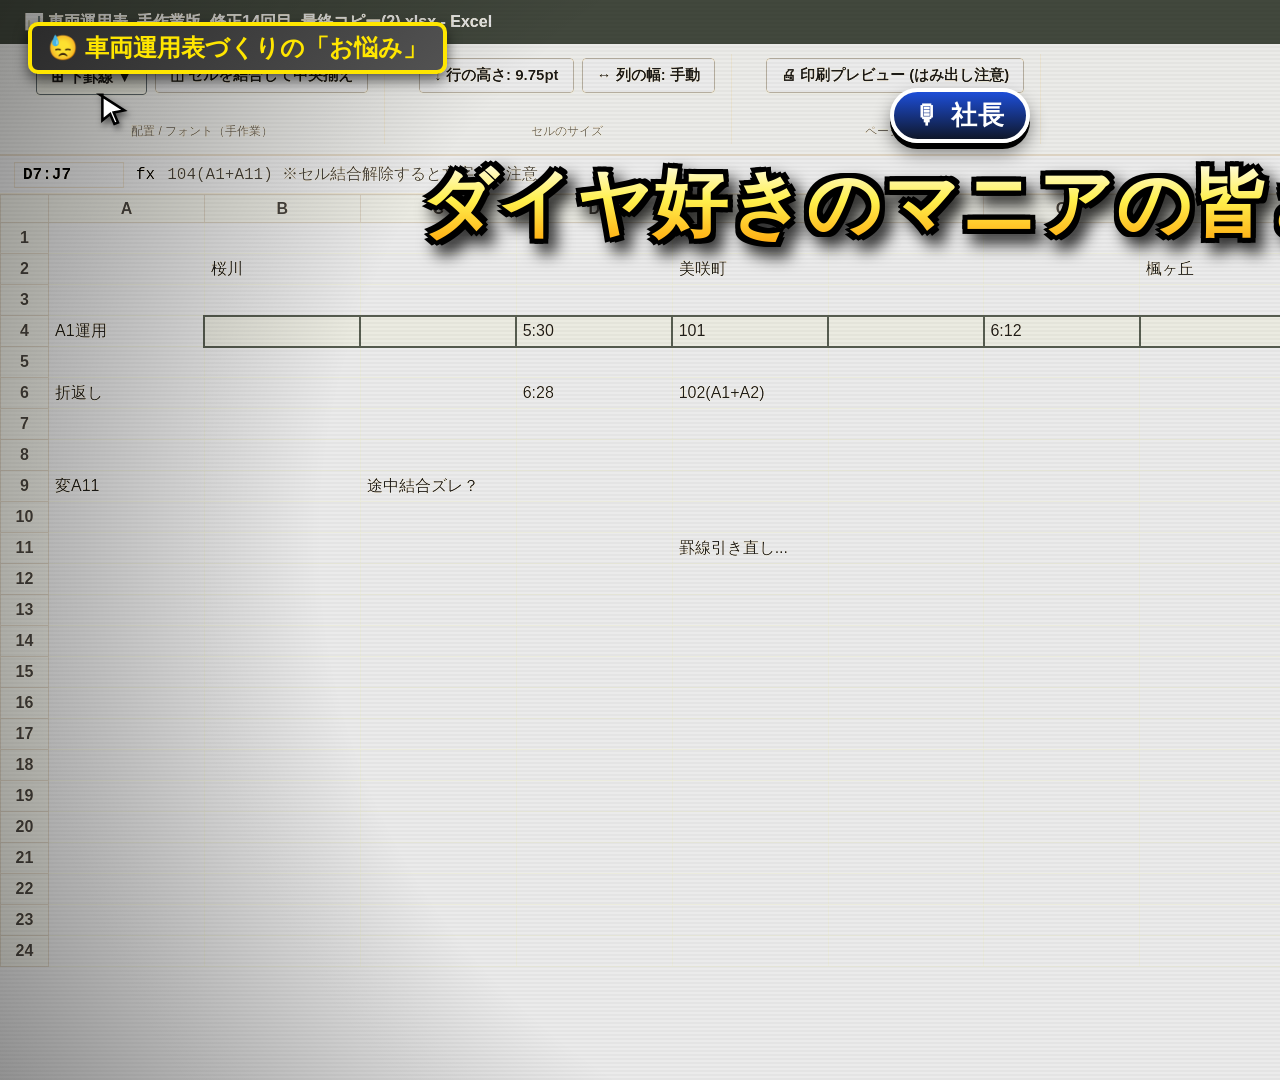
<file: promo/slides/scene1_excel_pain.html>
<!DOCTYPE html>
<html lang="ja">
<head>
<meta charset="UTF-8" />
<meta name="viewport" content="width=1920, height=1080" />
<title>Scene 1 - お悩み提起（Excel罫線作業）</title>
<link rel="stylesheet" href="./slide_base.css" />
<style>
  body { background: #141210; }

  /* スプレッドシート作業領域（モノクロ・セピア調＋少し疲れた雰囲気） */
  .excel-wrap {
    position: absolute;
    inset: 0;
    filter: sepia(0.72) saturate(0.45) contrast(1.08) brightness(0.92);
    transform-origin: center center;
    transition: transform 0.6s ease;
  }

  .excel-titlebar {
    height: 44px;
    background: #185c37;
    color: #fff;
    display: flex;
    align-items: center;
    justify-content: space-between;
    padding: 0 24px;
    font-family: var(--font-ui);
    font-size: 16px;
    font-weight: 700;
  }

  .excel-ribbon {
    height: 112px;
    background: #f3f2f1;
    border-bottom: 2px solid #c8c6c4;
    padding: 10px 20px;
    display: flex;
    align-items: center;
    gap: 18px;
    font-family: var(--font-ui);
    color: #323130;
  }

  .ribbon-group {
    display: flex;
    flex-direction: column;
    justify-content: space-between;
    height: 90px;
    padding: 4px 16px;
    border-right: 1px solid #d2d0ce;
  }
  .ribbon-btns {
    display: flex;
    gap: 8px;
    align-items: center;
  }
  .ribbon-btn {
    background: #ffffff;
    border: 1px solid #a19f9d;
    border-radius: 4px;
    padding: 7px 14px;
    font-size: 15px;
    font-weight: 700;
    color: #201f1e;
    box-shadow: 0 1px 2px rgba(0,0,0,0.08);
    transition: background 0.15s, transform 0.1s;
  }
  .ribbon-btn.pressed {
    background: #c7e0f4;
    border-color: #0078d4;
    transform: translateY(2px);
  }
  .ribbon-label {
    font-size: 12px;
    color: #605e5c;
    text-align: center;
  }

  .excel-formulabar {
    height: 38px;
    background: #ffffff;
    border-bottom: 1px solid #d2d0ce;
    display: flex;
    align-items: center;
    padding: 0 14px;
    gap: 12px;
    font-family: "Consolas", monospace;
    font-size: 16px;
  }
  .name-box {
    width: 110px;
    border: 1px solid #c8c6c4;
    padding: 3px 8px;
    background: #fafafa;
    font-weight: 700;
  }

  .sheet-grid {
    width: 100%;
    height: 886px;
    background: #ffffff;
    overflow: hidden;
    position: relative;
  }

  table.xl-table {
    border-collapse: collapse;
    width: 1920px;
    table-layout: fixed;
    font-family: "MS PGothic", var(--font-ui);
    font-size: 16px;
  }
  table.xl-table th {
    background: #e6e6e6;
    border: 1px solid #bfbfbf;
    color: #444;
    font-weight: 600;
    height: 28px;
    text-align: center;
  }
  table.xl-table td {
    border: 1px solid #dcdcdc;
    height: 31px;
    padding: 2px 6px;
    color: #222;
    white-space: nowrap;
    overflow: hidden;
  }
  td.selected-range {
    background: rgba(33, 115, 70, 0.16) !important;
    outline: 2px solid #217346;
    outline-offset: -1px;
  }
  td.has-hand-border-b {
    border-bottom: 3px solid #111111 !important;
  }
  td.has-hand-border-r {
    border-right: 3px solid #111111 !important;
  }
  td.misaligned-mess {
    background: #fff5f5;
    border: 2px dashed #aa0000 !important;
    color: #990000;
    font-weight: 700;
  }

  /* コンテキストメニュー（図面作成でよく開く面倒なウィンドウ演出） */
  .xl-dialog {
    position: absolute;
    left: 690px;
    top: 290px;
    width: 470px;
    background: #f0f0f0;
    border: 2px solid #666;
    box-shadow: 10px 14px 30px rgba(0,0,0,0.45);
    font-family: var(--font-ui);
    padding: 14px;
    z-index: 25;
    opacity: 0;
    transform: scale(0.95);
    transition: opacity 0.2s, transform 0.2s;
  }
  .xl-dialog.visible {
    opacity: 1;
    transform: scale(1);
  }
  .xl-dialog-title {
    font-weight: 700;
    font-size: 15px;
    border-bottom: 1px solid #ccc;
    padding-bottom: 6px;
    margin-bottom: 10px;
  }
  .xl-dialog-body {
    font-size: 14px;
    color: #333;
    line-height: 1.7;
  }
  .xl-error-toast {
    position: absolute;
    left: 560px;
    top: 470px;
    background: #2b2b2b;
    color: #ffdf5d;
    border: 3px solid #ff4d4d;
    padding: 14px 24px;
    font-family: var(--font-ui);
    font-size: 20px;
    font-weight: 700;
    box-shadow: 0 10px 24px rgba(0,0,0,0.6);
    opacity: 0;
    z-index: 30;
  }
  .xl-error-toast.visible { opacity: 1; }

  /* クリック波紋 */
  .click-ring {
    position: absolute;
    width: 54px;
    height: 54px;
    border-radius: 50%;
    border: 5px solid #e60012;
    transform: translate(-50%, -50%) scale(0.3);
    opacity: 0;
    pointer-events: none;
    z-index: 199;
  }
  .click-ring.pop {
    opacity: 0.95;
    transform: translate(-50%, -50%) scale(1.25);
    transition: transform 0.28s ease-out, opacity 0.28s ease-out;
  }

  /* 昭和〜平成通販風テロップ（カラー鮮明・画面最前面） */
  .telop-layer {
    position: absolute;
    inset: 0;
    pointer-events: none;
    z-index: 120;
    display: flex;
    flex-direction: column;
    justify-content: space-between;
    padding: 88px 68px 46px;
  }

  .top-telop-box {
    display: flex;
    flex-direction: column;
    align-items: center;
    gap: 12px;
    opacity: 0;
    transform: translateY(-22px) scale(0.95);
    transition: opacity 0.22s ease, transform 0.25s cubic-bezier(0.2, 1.3, 0.4, 1);
  }
  .top-telop-box.show {
    opacity: 1;
    transform: translateY(0) scale(1);
  }

  .bottom-telop-box {
    display: flex;
    flex-direction: column;
    align-items: center;
    gap: 14px;
    opacity: 0;
    transform: translateY(22px) scale(0.95);
    transition: opacity 0.22s ease, transform 0.25s cubic-bezier(0.2, 1.3, 0.4, 1);
  }
  .bottom-telop-box.show {
    opacity: 1;
    transform: translateY(0) scale(1);
  }

  .telop-grad-yellow {
    font-family: var(--font-gothic);
    font-size: 74px;
    font-weight: 900;
    background: linear-gradient(180deg, #ffffff 0%, #fff04d 45%, #ff9900 100%);
    -webkit-background-clip: text;
    -webkit-text-fill-color: transparent;
    filter: drop-shadow(0 5px 0 #000) drop-shadow(5px 0 0 #000) drop-shadow(-5px 0 0 #000) drop-shadow(0 -5px 0 #000) drop-shadow(8px 10px 8px rgba(0,0,0,0.8));
    letter-spacing: 0.02em;
  }

  .telop-white-red {
    font-family: var(--font-gothic);
    font-size: 62px;
    font-weight: 900;
    color: #ffffff;
    paint-order: stroke fill;
    -webkit-text-stroke: 16px #b3000c;
    filter: drop-shadow(0 5px 0 #000) drop-shadow(0 0 14px rgba(0,0,0,0.75));
  }

  .telop-shock {
    font-family: var(--font-gothic);
    font-size: 76px;
    font-weight: 900;
    background: linear-gradient(180deg, #fff566 0%, #ff3b30 55%, #b30000 100%);
    -webkit-background-clip: text;
    -webkit-text-fill-color: transparent;
    filter: drop-shadow(0 5px 0 #ffffff) drop-shadow(5px 0 0 #ffffff) drop-shadow(-5px 0 0 #ffffff) drop-shadow(0 -5px 0 #ffffff) drop-shadow(9px 10px 0 #000000);
  }

  /* 右上テレビ通販風「お悩み」コーナーラベル */
  .corner-stamp {
    position: absolute;
    top: 22px;
    left: 28px;
    z-index: 125;
    background: linear-gradient(135deg, #2b2b2b, #525252);
    border: 4px solid #ffe600;
    border-radius: 10px;
    padding: 6px 16px;
    color: #ffe600;
    font-size: 24px;
    font-weight: 900;
    box-shadow: 0 6px 14px rgba(0,0,0,0.6);
  }
</style>
</head>
<body>
<div class="stage">
  <!-- 画面奥：Excel苦行 UI（実ブラウザ操作再現） -->
  <div class="excel-wrap" id="excelWrap">
    <div class="excel-titlebar">
      <span>📊 車両運用表_手作業版_修正14回目_最終コピー(2).xlsx - Excel</span>
      <span>自動保存: オフ | 行の高さ・セル結合 調整中...</span>
    </div>

    <div class="excel-ribbon">
      <div class="ribbon-group">
        <div class="ribbon-btns">
          <button class="ribbon-btn" id="btnBorder">⊞ 下罫線 ▼</button>
          <button class="ribbon-btn" id="btnMerge">◫ セルを結合して中央揃え</button>
        </div>
        <div class="ribbon-label">配置 / フォント（手作業）</div>
      </div>
      <div class="ribbon-group">
        <div class="ribbon-btns">
          <button class="ribbon-btn" id="btnRowHeight">↕ 行の高さ: 9.75pt</button>
          <button class="ribbon-btn" id="btnColWidth">↔ 列の幅: 手動</button>
        </div>
        <div class="ribbon-label">セルのサイズ</div>
      </div>
      <div class="ribbon-group">
        <div class="ribbon-btns">
          <button class="ribbon-btn" id="btnPrintCheck">🖨 印刷プレビュー (はみ出し注意)</button>
        </div>
        <div class="ribbon-label">ページ設定</div>
      </div>
    </div>

    <div class="excel-formulabar">
      <div class="name-box" id="nameBox">D7:J7</div>
      <span>fx</span>
      <span id="formulaText" style="color:#444;">104(A1+A11) ※セル結合解除すると文字ズレ注意</span>
    </div>

    <div class="sheet-grid">
      <table class="xl-table" id="xlTable">
        <thead>
          <tr>
            <th style="width:48px;"></th>
            <th>A</th><th>B</th><th>C</th><th>D</th><th>E</th><th>F</th><th>G</th><th>H</th><th>I</th><th>J</th><th>K</th><th>L</th>
          </tr>
        </thead>
        <tbody id="xlBody"></tbody>
      </table>

      <!-- 書式設定ダイアログ風ポップアップ -->
      <div class="xl-dialog" id="xlDialog">
        <div class="xl-dialog-title">セルの書式設定 - 罫線（1本ずつ指定）</div>
        <div class="xl-dialog-body">
          ☑ 上線・太字黒 &nbsp;&nbsp; ☐ 破線（回送用）<br>
          ☐ 斜線 &nbsp;&nbsp; ☑ 列幅に合わせる（文字切れ防止）<br>
          <small style="color:#666;">※ 途中で1駅増やすと全列の結合し直しになります…</small>
        </div>
      </div>

      <!-- お悩みエラー吹き出し -->
      <div class="xl-error-toast" id="xlError">
        ⚠ 「結合されたセルの一部を変更することはできません。」
      </div>
    </div>
  </div>

  <!-- マウスカーソル（ブラウザ実クリック演出） -->
  <svg class="fake-cursor" id="fakeCursor" viewBox="0 0 24 24" style="left:600px; top:380px;">
    <path d="M3 2L20 13L12.5 14.5L15.5 21.5L13 22.5L10 15.5L4.5 20V2Z" fill="#ffffff" stroke="#000000" stroke-width="1.8"/>
  </svg>
  <div class="click-ring" id="clickRing"></div>

  <div class="retro-vignette"></div>
  <div class="corner-stamp">😓 車両運用表づくりの「お悩み」</div>

  <!-- 通販掛け合いテロップ（ユーザー指定文言） -->
  <div class="telop-layer">
    <div class="top-telop-box" id="topTelop">
      <span class="speaker-pill speaker-shacho" id="topSpeaker">🎙 社長の声</span>
      <div class="telop-grad-yellow" id="topText">ダイヤ好きのマニアの皆さん！</div>
    </div>

    <div class="bottom-telop-box" id="botTelop">
      <span class="speaker-pill speaker-assistant" id="botSpeaker" style="display:none;">💬 アシスタント</span>
      <div class="telop-white-red" id="botText">Excelでポチポチ線引いて、セル結合とかしちゃって…</div>
    </div>
  </div>
</div>

<script>
  // スプレッドシートのセル生成
  const tbody = document.getElementById("xlBody");
  const sampleTexts = {
    "2-2": "桜川", "2-5": "美咲町", "2-8": "楓ヶ丘", "2-11": "青山温泉",
    "4-1": "A1運用", "4-4": "5:30", "4-5": "101", "4-7": "6:12",
    "6-1": "折返し", "6-4": "6:28", "6-5": "102(A1+A2)", "6-10": "7:14",
    "9-1": "変A11", "9-3": "途中結合ズレ？", "11-5": "罫線引き直し..."
  };
  for (let r = 1; r <= 24; r++) {
    const tr = document.createElement("tr");
    const th = document.createElement("th");
    th.textContent = r;
    tr.appendChild(th);
    for (let c = 1; c <= 12; c++) {
      const td = document.createElement("td");
      td.id = `cell-${r}-${c}`;
      td.textContent = sampleTexts[`${r}-${c}`] || "";
      tr.appendChild(td);
    }
    tbody.appendChild(tr);
  }

  function clickEffectAt(x, y) {
    const cursor = document.getElementById("fakeCursor");
    const ring = document.getElementById("clickRing");
    cursor.style.left = x + "px";
    cursor.style.top = y + "px";
    ring.style.left = x + "px";
    ring.style.top = y + "px";
    ring.classList.remove("pop");
    void ring.offsetWidth;
    ring.classList.add("pop");
  }

  // タイムライン制御 (t in 0.0 .. 10.0 sec)
  window.seekTo = function(t) {
    // 要素取得
    const btnBorder = document.getElementById("btnBorder");
    const btnMerge = document.getElementById("btnMerge");
    const xlDialog = document.getElementById("xlDialog");
    const xlError = document.getElementById("xlError");
    const topTelop = document.getElementById("topTelop");
    const botTelop = document.getElementById("botTelop");
    const topSpeaker = document.getElementById("topSpeaker");
    const botSpeaker = document.getElementById("botSpeaker");
    const topText = document.getElementById("topText");
    const botText = document.getElementById("botText");

    // セル初期化
    document.querySelectorAll("#xlBody td").forEach(td => {
      td.classList.remove("selected-range", "has-hand-border-b", "has-hand-border-r", "misaligned-mess");
    });
    btnBorder.classList.remove("pressed");
    btnMerge.classList.remove("pressed");
    xlDialog.classList.remove("visible");
    xlError.classList.remove("visible");

    // セル選択＆手作業ステップ (0s -> 9.8s)
    if (t >= 0.5) {
      for (let c = 2; c <= 8; c++) document.getElementById(`cell-4-${c}`).classList.add("selected-range");
    }
    if (t >= 1.3 && t < 2.1) btnBorder.classList.add("pressed");
    if (t >= 1.8) {
      for (let c = 2; c <= 8; c++) document.getElementById(`cell-4-${c}`).classList.add("has-hand-border-b");
    }
    if (t >= 2.5) {
      for (let c = 3; c <= 9; c++) document.getElementById(`cell-6-${c}`).classList.add("selected-range");
    }
    if (t >= 3.2 && t < 4.2) btnMerge.classList.add("pressed");
    if (t >= 4.3 && t < 5.95) xlDialog.classList.add("visible");
    if (t >= 5.70) {
      document.getElementById("cell-9-3").classList.add("misaligned-mess");
      document.getElementById("cell-9-4").classList.add("misaligned-mess");
      xlError.classList.add("visible");
    }

    // カーソル連続軌道
    const cursor = document.getElementById("fakeCursor");
    if (t < 1.1) { cursor.style.left = "420px"; cursor.style.top = "310px"; }
    else if (t < 2.3) { cursor.style.left = "96px"; cursor.style.top = "92px"; }
    else if (t < 3.1) { cursor.style.left = "740px"; cursor.style.top = "374px"; }
    else if (t < 4.4) { cursor.style.left = "265px"; cursor.style.top = "92px"; }
    else if (t < 6.1) { cursor.style.left = "815px"; cursor.style.top = "395px"; }
    else { cursor.style.left = "760px"; cursor.style.top = "510px"; }

    // 合成音声＋テロップ「間（ま）」の同期タイムライン
    // 0.25s〜1.80s: 「ダイヤ好きのマニアの皆さん！」
    // 2.25s〜5.64s: 「Excelでポチポチ線引いて、セル結合とかしちゃって…」
    // 5.70s: エラー警告ポップ & ブザー
    // 6.35s〜7.36s: 社長「気が利かないねぇ〜…」
    // 7.90s〜9.34s: 女性アシスタント「面倒じゃありませんか！」
    if (t >= 0.20) {
      topTelop.classList.add("show");
      if (t >= 6.30) {
        topSpeaker.textContent = "🎙 社長（ぼやき）";
        topText.textContent = "気が利かないねぇ〜…";
      } else {
        topSpeaker.textContent = "🎙 社長";
        topText.textContent = "ダイヤ好きのマニアの皆さん！";
      }
    } else {
      topTelop.classList.remove("show");
    }

    if (t >= 2.15 && t < 5.75) {
      botTelop.classList.add("show");
      botSpeaker.style.display = "none";
      botText.className = "telop-white-red";
      botText.textContent = "Excelでポチポチ線引いて、セル結合とかしちゃって…";
    } else if (t >= 7.85) {
      botTelop.classList.add("show");
      botSpeaker.style.display = "inline-flex";
      botSpeaker.textContent = "💐 女性アシスタント";
      botText.className = "telop-shock";
      botText.textContent = "面倒じゃありませんか！";
    } else {
      botTelop.classList.remove("show");
    }
  };

  // 単体ブラウザプレビュー時の自動再生
  if (new URLSearchParams(location.search).get("manual") !== "1") {
    const start = performance.now();
    function loop() {
      const t = ((performance.now() - start) / 1000) % 10.5;
      window.seekTo(t);
      requestAnimationFrame(loop);
    }
    loop();
  }
</script>
</body>
</html>
</file>
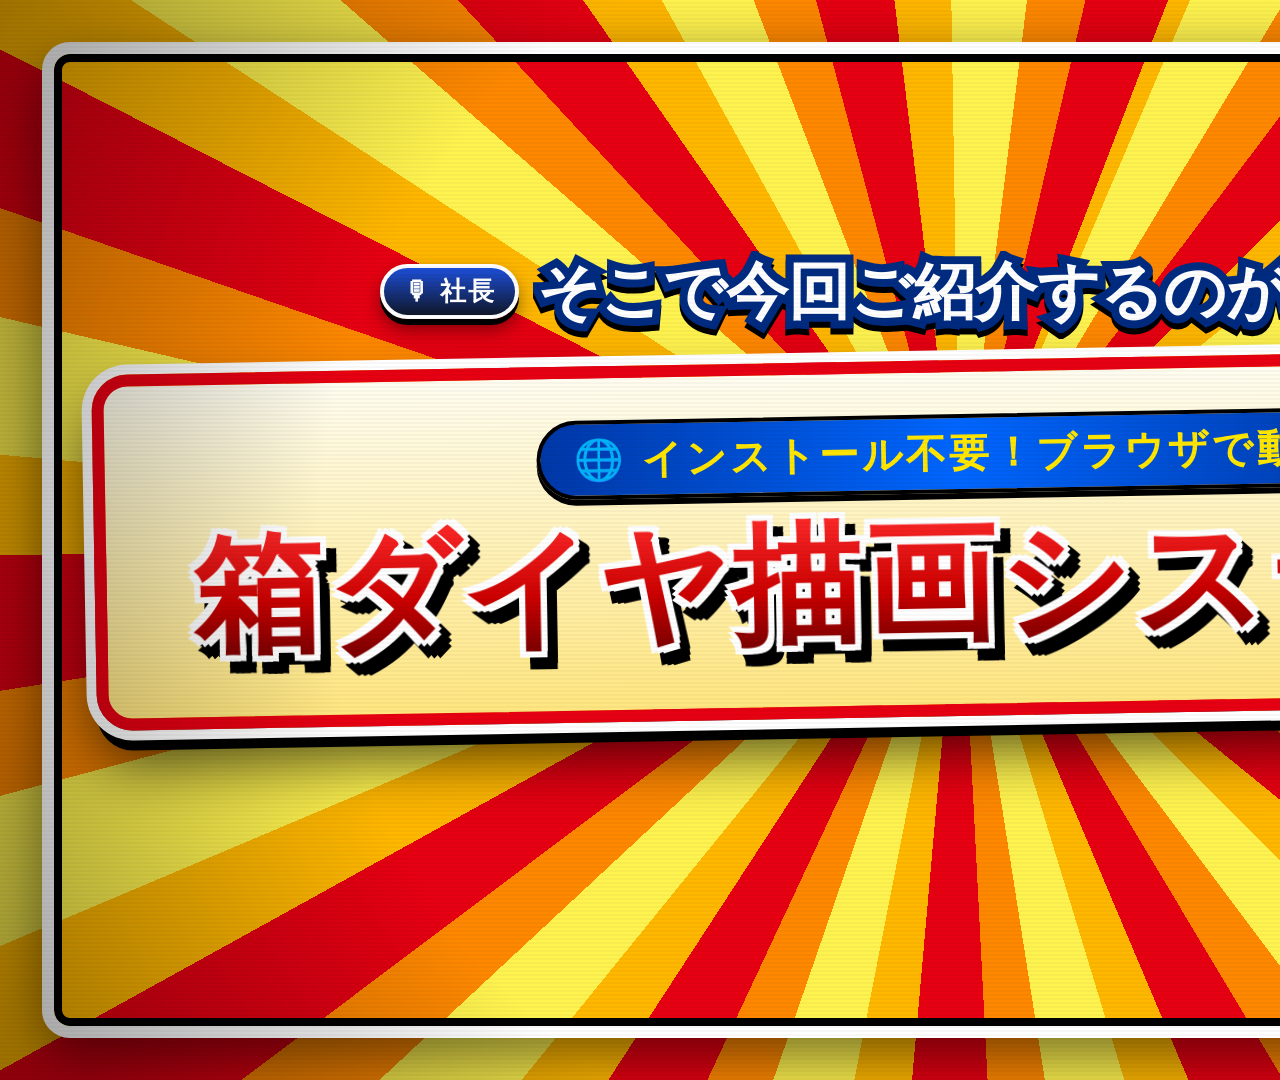
<file: promo/slides/scene2_title_reveal.html>
<!DOCTYPE html>
<html lang="ja">
<head>
<meta charset="UTF-8" />
<meta name="viewport" content="width=1920, height=1080" />
<title>Scene 2 - 商品の登場</title>
<link rel="stylesheet" href="./slide_base.css" />
<style>
  body {
    background: radial-gradient(circle at 50% 45%, #ffe600 0%, #ff7300 45%, #b8000c 100%);
  }

  .card-frame {
    position: absolute;
    inset: 42px;
    border: 12px solid #ffffff;
    border-radius: 28px;
    box-shadow: inset 0 0 0 8px #000000, 0 20px 60px rgba(0, 0, 0, 0.55);
    pointer-events: none;
    z-index: 40;
  }

  .center-stack {
    position: relative;
    z-index: 20;
    width: 100%;
    height: 100%;
    display: flex;
    flex-direction: column;
    align-items: center;
    justify-content: center;
    gap: 26px;
    padding: 80px;
  }

  .intro-pill-row {
    display: flex;
    align-items: center;
    gap: 18px;
    opacity: 0;
    transform: translateY(-28px);
    transition: all 0.25s cubic-bezier(0.2, 1.35, 0.4, 1);
  }
  .intro-pill-row.show {
    opacity: 1;
    transform: translateY(0);
  }

  .intro-call {
    font-family: var(--font-gothic);
    font-size: 62px;
    font-weight: 900;
    color: #ffffff;
    paint-order: stroke fill;
    -webkit-text-stroke: 16px #002b80;
    filter: drop-shadow(0 6px 0 #000000);
  }

  /* どデカタイトル看板 */
  .logo-plate {
    background: linear-gradient(180deg, #fffdf0 0%, #ffe680 100%);
    border: 12px solid #e60012;
    border-radius: 36px;
    padding: 42px 86px 46px;
    box-shadow: 0 0 0 10px #ffffff, 0 20px 0 #000000, 0 32px 60px rgba(0, 0, 0, 0.7);
    text-align: center;
    opacity: 0;
    transform: scale(0.65) rotate(-3deg);
    transition: all 0.32s cubic-bezier(0.18, 1.4, 0.45, 1);
  }
  .logo-plate.show {
    opacity: 1;
    transform: scale(1) rotate(-1deg);
  }

  .sub-tag {
    display: inline-block;
    background: linear-gradient(90deg, #0038a8, #0066ff, #0038a8);
    color: #ffe600;
    border: 4px solid #000000;
    border-radius: 999px;
    padding: 8px 34px;
    font-size: 40px;
    font-weight: 900;
    letter-spacing: 0.08em;
    margin-bottom: 18px;
    box-shadow: 0 6px 0 #000;
  }

  .main-title-text {
    font-family: var(--font-gothic);
    font-size: 130px;
    font-weight: 900;
    line-height: 1.1;
    background: linear-gradient(180deg, #ff2a2a 0%, #cc0000 55%, #6e0000 100%);
    -webkit-background-clip: text;
    -webkit-text-fill-color: transparent;
    filter: drop-shadow(0 6px 0 #ffffff) drop-shadow(6px 0 0 #ffffff) drop-shadow(-6px 0 0 #ffffff) drop-shadow(0 -6px 0 #ffffff) drop-shadow(10px 12px 0 #000000);
    letter-spacing: 0.02em;
  }

  .title-wave {
    font-size: 90px;
    color: #0038a8;
    font-weight: 900;
    paint-order: stroke fill;
    -webkit-text-stroke: 14px #ffffff;
    filter: drop-shadow(0 6px 0 #000);
    margin-left: 10px;
  }

  .feature-badges {
    display: flex;
    gap: 24px;
    opacity: 0;
    transform: translateY(24px);
    transition: all 0.25s ease;
  }
  .feature-badges.show {
    opacity: 1;
    transform: translateY(0);
  }
  .fbadge {
    background: #111827;
    color: #ffe600;
    border: 5px solid #ffffff;
    border-radius: 16px;
    padding: 14px 32px;
    font-size: 38px;
    font-weight: 900;
    box-shadow: 0 8px 0 #000;
  }
</style>
</head>
<body>
<div class="stage">
  <div class="radial-rays" id="rays"></div>
  <div class="card-frame"></div>
  <div class="retro-vignette"></div>

  <div class="center-stack">
    <div class="intro-pill-row" id="introRow">
      <span class="speaker-pill speaker-shacho">🎙 社長</span>
      <span class="intro-call">そこで今回ご紹介するのがこちら！</span>
    </div>

    <div class="logo-plate" id="logoPlate">
      <div class="sub-tag">🌐 インストール不要！ブラウザで動く</div>
      <div style="display:flex; align-items:baseline; justify-content:center;">
        <span class="main-title-text">箱ダイヤ描画システム</span>
        <span class="title-wave">〜！</span>
      </div>
    </div>

    <div class="feature-badges" id="badgesRow">
      <div class="fbadge">✅ 表に入力するだけ</div>
      <div class="fbadge">✅ リアルタイムSVG作図</div>
      <div class="fbadge">✅ A4/B5 ベクターPDF印刷</div>
    </div>
  </div>
</div>

<script>
  window.seekTo = function(t) {
    document.getElementById("rays").style.transform = `rotate(${t * 14}deg)`;
    document.getElementById("introRow").classList.toggle("show", t >= 0.08);
    document.getElementById("logoPlate").classList.toggle("show", t >= 1.25);
    document.getElementById("badgesRow").classList.toggle("show", t >= 1.90);
  };
  if (new URLSearchParams(location.search).get("manual") !== "1") {
    const s = performance.now();
    (function loop() {
      window.seekTo(((performance.now() - s) / 1000) % 5.0);
      requestAnimationFrame(loop);
    })();
  }
</script>
</body>
</html>
</file>
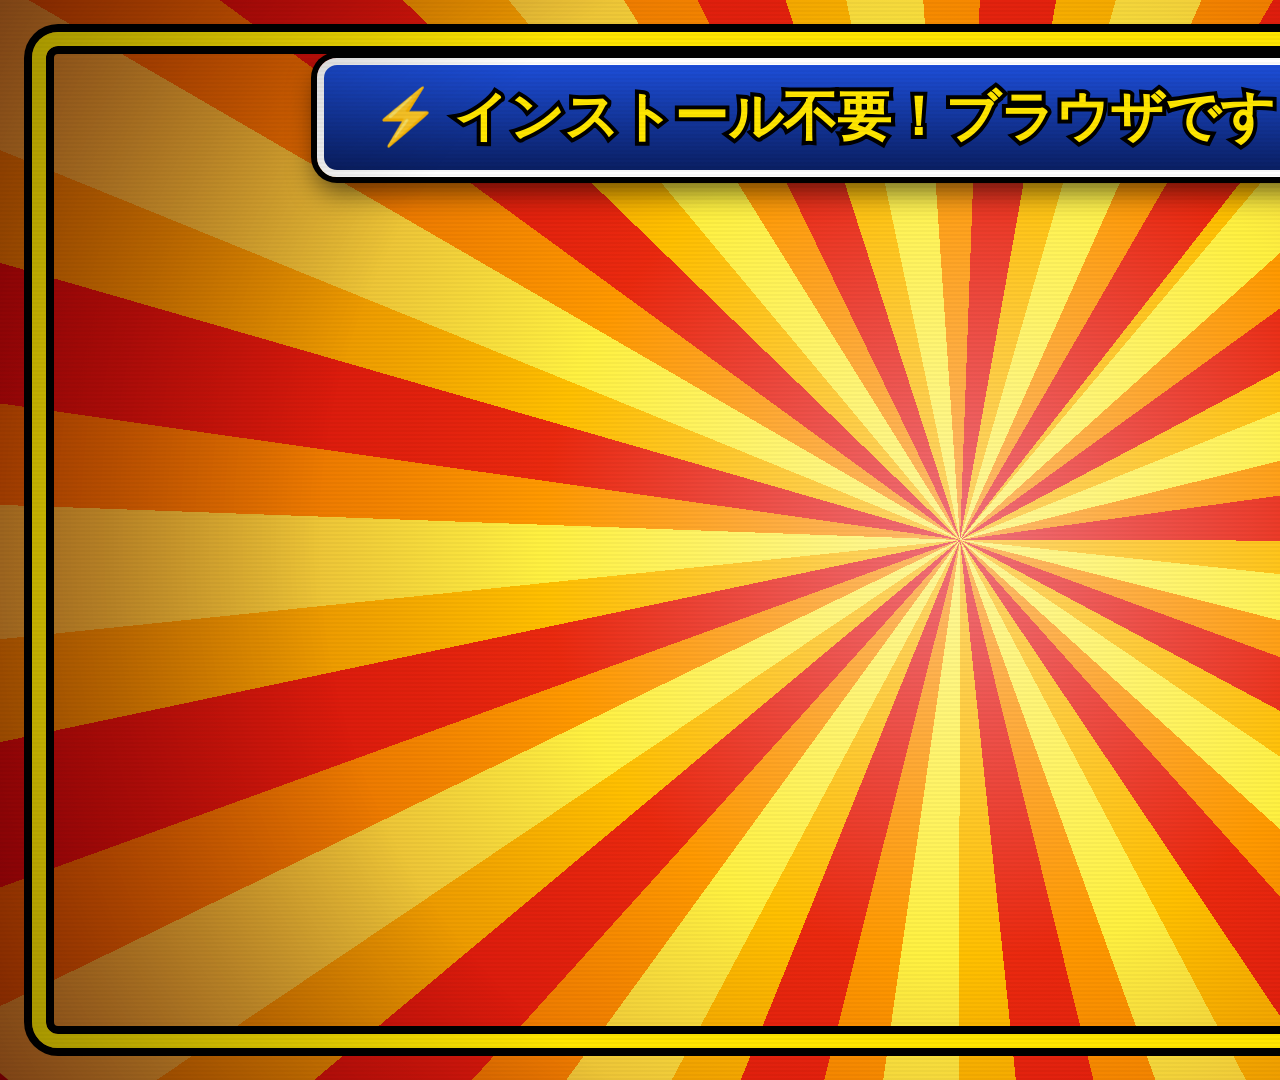
<file: promo/slides/scene4_free_price.html>
<!DOCTYPE html>
<html lang="ja">
<head>
<meta charset="UTF-8" />
<meta name="viewport" content="width=1920, height=1080" />
<title>Scene 4 - 衝撃の価格発表（オチ）</title>
<link rel="stylesheet" href="./slide_base.css" />
<style>
  body { background: #b8000c; }

  .shock-burst {
    position: absolute;
    inset: 0;
    background: radial-gradient(circle at center, rgba(255,255,255,0.45) 0%, rgba(255,230,0,0.18) 38%, rgba(160,0,0,0.55) 100%);
    z-index: 5;
  }

  .inner-frame {
    position: absolute;
    inset: 32px;
    border: 14px solid #ffe600;
    box-shadow: 0 0 0 8px #000000, inset 0 0 0 8px #000000;
    border-radius: 26px;
    z-index: 15;
    pointer-events: none;
  }

  .stage-content {
    position: relative;
    z-index: 25;
    width: 100%;
    height: 100%;
    display: flex;
    flex-direction: column;
    align-items: center;
    justify-content: space-between;
    padding: 58px 70px 54px;
  }

  /* 1段階目：インストール不要帯 */
  .top-banner {
    background: linear-gradient(180deg, #1d4ed8 0%, #0a1f63 100%);
    border: 7px solid #ffffff;
    border-radius: 20px;
    padding: 16px 48px;
    color: #ffe600;
    font-size: 54px;
    font-weight: 900;
    box-shadow: 0 0 0 6px #000, 0 14px 28px rgba(0,0,0,0.6);
    paint-order: stroke fill;
    -webkit-text-stroke: 8px #000;
    opacity: 0;
    transform: translateY(-28px);
    transition: all 0.25s cubic-bezier(0.2, 1.35, 0.4, 1);
  }
  .top-banner.show {
    opacity: 1;
    transform: translateY(0);
  }

  /* 中央ステージ */
  .center-zone {
    position: relative;
    display: flex;
    flex-direction: column;
    align-items: center;
    justify-content: center;
    width: 100%;
    min-height: 520px;
  }

  /* 「気になるお値段は…なんと！」 */
  .drumroll-text {
    position: absolute;
    text-align: center;
    font-size: 98px;
    font-weight: 900;
    color: #ffffff;
    paint-order: stroke fill;
    -webkit-text-stroke: 24px #000000;
    filter: drop-shadow(0 10px 0 #7a0008);
    opacity: 0;
    transform: scale(0.8);
    transition: all 0.25s ease;
  }
  .drumroll-text.show {
    opacity: 1;
    transform: scale(1);
  }
  .drumroll-text.hide {
    opacity: 0;
    transform: scale(1.18);
  }

  /* 特大「無 料 ！（0円）」パネル */
  .price-reveal {
    display: flex;
    flex-direction: column;
    align-items: center;
    justify-content: center;
    opacity: 0;
    transform: scale(0.4) rotate(-6deg);
    transition: all 0.34s cubic-bezier(0.14, 1.48, 0.4, 1);
  }
  .price-reveal.show {
    opacity: 1;
    transform: scale(1) rotate(-1.5deg);
  }

  .price-board {
    position: relative;
    background: linear-gradient(180deg, #ffffff 0%, #fff7cc 100%);
    border: 14px solid #e60012;
    border-radius: 44px;
    padding: 26px 96px 24px;
    box-shadow: 0 0 0 12px #000000, 0 28px 0 #000000, 0 42px 70px rgba(0,0,0,0.75);
    text-align: center;
  }

  .mega-free {
    font-family: var(--font-gothic);
    font-size: 220px;
    font-weight: 900;
    line-height: 1.05;
    letter-spacing: 0.08em;
    background: linear-gradient(180deg, #ff3b30 0%, #e60012 52%, #850000 100%);
    -webkit-background-clip: text;
    -webkit-text-fill-color: transparent;
    filter:
      drop-shadow(0 8px 0 #ffe600)
      drop-shadow(8px 0 0 #ffe600)
      drop-shadow(-8px 0 0 #ffe600)
      drop-shadow(0 -8px 0 #ffe600)
      drop-shadow(12px 14px 0 #000000);
  }

  .zero-yen-row {
    display: flex;
    align-items: center;
    justify-content: center;
    gap: 28px;
    margin-top: 4px;
  }
  .zero-yen-pill {
    background: #000000;
    color: #ffe600;
    border: 6px solid #ffe600;
    border-radius: 999px;
    padding: 6px 46px;
    font-size: 92px;
    font-weight: 900;
    letter-spacing: 0.04em;
    box-shadow: 0 8px 0 rgba(0,0,0,0.45);
  }
  .zero-stamp {
    background: #ffe600;
    color: #b30000;
    border: 6px solid #000000;
    border-radius: 18px;
    padding: 8px 26px;
    font-size: 40px;
    font-weight: 900;
    transform: rotate(6deg);
    box-shadow: 6px 6px 0 #000000;
  }

  /* オチ掛け合い（「え〜っ、無料なんですか〜？ 安〜い！（※無料です）」） */
  .punchline-box {
    width: 100%;
    display: flex;
    align-items: center;
    justify-content: center;
    gap: 24px;
    opacity: 0;
    transform: translateY(34px);
    transition: all 0.25s cubic-bezier(0.2, 1.35, 0.4, 1);
  }
  .punchline-box.show {
    opacity: 1;
    transform: translateY(0);
  }

  .punchline-bubble {
    background: linear-gradient(180deg, #ff2e7a 0%, #c80048 100%);
    border: 8px solid #ffffff;
    border-radius: 26px;
    padding: 16px 46px;
    box-shadow: 0 0 0 6px #000, 0 12px 24px rgba(0,0,0,0.65);
    display: flex;
    align-items: center;
    gap: 22px;
  }
  .punchline-main {
    font-size: 58px;
    font-weight: 900;
    color: #ffe600;
    paint-order: stroke fill;
    -webkit-text-stroke: 12px #000000;
  }
  .punchline-sub {
    background: #ffffff;
    color: #000000;
    border: 4px solid #000000;
    border-radius: 12px;
    padding: 6px 18px;
    font-size: 36px;
    font-weight: 900;
  }
</style>
</head>
<body>
<div class="stage">
  <div class="radial-rays" id="rays"></div>
  <div class="shock-burst"></div>
  <div class="inner-frame"></div>
  <div class="retro-vignette"></div>

  <div class="stage-content">
    <div class="top-banner" id="topBanner">
      ⚡ インストール不要！ブラウザですぐ使える！
    </div>

    <div class="center-zone">
      <div class="drumroll-text" id="drumrollText">
        気になるお値段は…なんと！
      </div>

      <div class="price-reveal" id="priceReveal">
        <div class="price-board">
          <div class="mega-free">無 料 ！</div>
          <div class="zero-yen-row">
            <span class="zero-yen-pill">（ 0 円 ）</span>
            <span class="zero-stamp">追加課金<br>一切なし！</span>
          </div>
        </div>
      </div>
    </div>

    <div class="punchline-box" id="punchlineBox">
      <span class="speaker-pill speaker-assistant">💬 アシスタント</span>
      <div class="punchline-bubble">
        <span class="punchline-main">「え〜っ、無料なんですか〜？ 安〜い！」</span>
        <span class="punchline-sub">※無料です</span>
      </div>
    </div>
  </div>
</div>

<script>
  window.seekTo = function(t) {
    document.getElementById("rays").style.transform = `rotate(${t * 28}deg)`;
    document.getElementById("topBanner").classList.toggle("show", t >= 0.08);

    const drum = document.getElementById("drumrollText");
    const price = document.getElementById("priceReveal");
    const punch = document.getElementById("punchlineBox");
    const subTag = punch.querySelector(".punchline-sub");

    if (t >= 3.20 && t < 5.45) {
      drum.classList.add("show");
      drum.classList.remove("hide");
      // 小刻みなドラムロール震え演出
      const shake = (t > 4.05) ? Math.sin(t * 75) * 6 : 0;
      drum.style.transform = `scale(${t > 4.05 ? 1.08 : 1}) translate(${shake}px, 0)`;
    } else if (t >= 5.45) {
      drum.classList.add("hide");
    } else {
      drum.classList.remove("show", "hide");
    }

    price.classList.toggle("show", t >= 5.55);
    if (t >= 5.55 && t < 6.00) {
      const pulse = 1 + Math.sin((t - 5.55) * 14) * 0.04;
      price.style.transform = `scale(${pulse}) rotate(-1.5deg)`;
    } else if (t >= 6.00) {
      price.style.transform = "scale(1) rotate(-1.5deg)";
    }

    punch.classList.toggle("show", t >= 7.90);
    if (subTag) {
      if (t >= 11.10) {
        subTag.style.background = "#ffe600";
        subTag.style.color = "#b30000";
        subTag.style.transform = "scale(1.12)";
      } else {
        subTag.style.background = "#ffffff";
        subTag.style.color = "#000000";
        subTag.style.transform = "scale(1)";
      }
    }
  };

  if (new URLSearchParams(location.search).get("manual") !== "1") {
    const s = performance.now();
    (function loop() {
      window.seekTo(((performance.now() - s) / 1000) % 12.0);
      requestAnimationFrame(loop);
    })();
  }
</script>
</body>
</html>
</file>
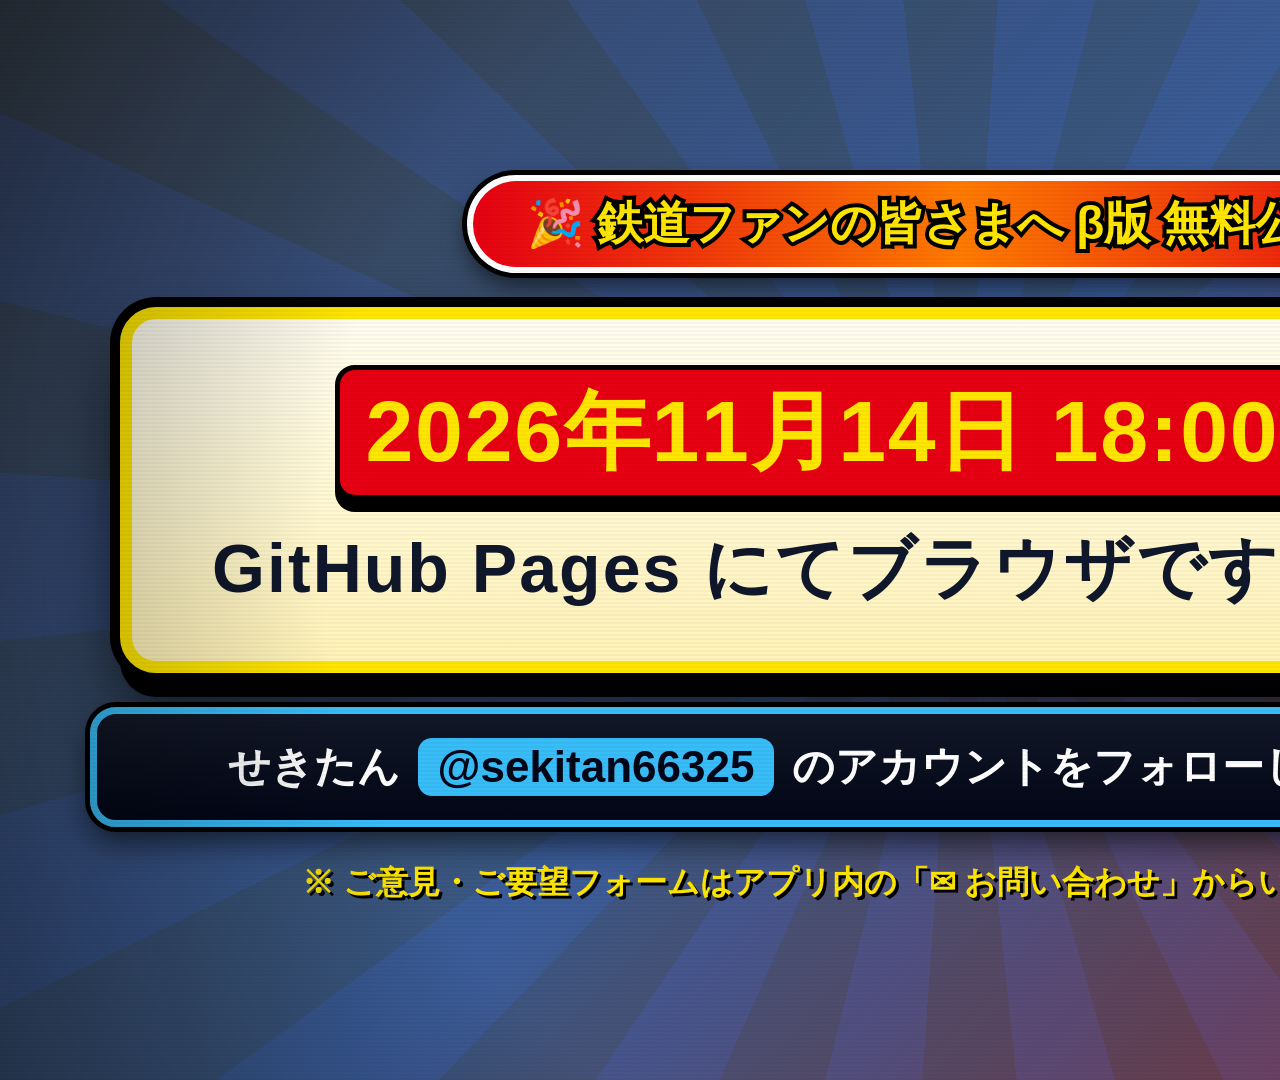
<file: promo/slides/scene5_release_cta.html>
<!DOCTYPE html>
<html lang="ja">
<head>
<meta charset="UTF-8" />
<meta name="viewport" content="width=1920, height=1080" />
<title>Scene 5 - 公開日時告知</title>
<link rel="stylesheet" href="./slide_base.css" />
<style>
  body {
    background: linear-gradient(135deg, #091c47 0%, #0f3a8a 48%, #700018 100%);
  }

  .cta-container {
    position: relative;
    z-index: 20;
    width: 100%;
    height: 100%;
    display: flex;
    flex-direction: column;
    align-items: center;
    justify-content: center;
    gap: 34px;
    padding: 58px 80px;
  }

  .header-ribbon {
    background: linear-gradient(90deg, #e60012, #ff7b00, #e60012);
    border: 6px solid #ffffff;
    border-radius: 999px;
    padding: 12px 54px;
    font-size: 46px;
    font-weight: 900;
    color: #ffe600;
    paint-order: stroke fill;
    -webkit-text-stroke: 8px #000;
    box-shadow: 0 0 0 5px #000, 0 12px 24px rgba(0,0,0,0.6);
  }

  .release-card {
    width: 1680px;
    background: linear-gradient(180deg, #fffdf0 0%, #fff3b8 100%);
    border: 12px solid #ffe600;
    border-radius: 36px;
    padding: 46px 64px;
    box-shadow: 0 0 0 10px #000000, 0 24px 0 #000000, 0 38px 65px rgba(0, 0, 0, 0.72);
    text-align: center;
    display: flex;
    flex-direction: column;
    align-items: center;
    gap: 24px;
  }

  .date-line {
    font-family: var(--font-gothic);
    font-size: 86px;
    font-weight: 900;
    color: #c80010;
    paint-order: stroke fill;
    -webkit-text-stroke: 14px #ffffff;
    filter: drop-shadow(0 6px 0 #000000);
    letter-spacing: 0.02em;
  }
  .date-highlight {
    background: #e60012;
    color: #ffe600;
    border: 5px solid #000000;
    border-radius: 20px;
    padding: 4px 26px;
    -webkit-text-stroke: 0px;
    display: inline-block;
    margin-right: 12px;
    box-shadow: 0 6px 0 #000000;
  }

  .platform-line {
    font-size: 68px;
    font-weight: 900;
    color: #0f172a;
    letter-spacing: 0.03em;
  }

  .account-bar {
    width: 100%;
    max-width: 1740px;
    background: linear-gradient(180deg, #111827 0%, #020617 100%);
    border: 7px solid #38bdf8;
    border-radius: 26px;
    padding: 24px 36px;
    display: flex;
    align-items: center;
    justify-content: center;
    gap: 18px;
    white-space: nowrap;
    box-shadow: 0 0 0 5px #000000, 0 14px 32px rgba(0,0,0,0.65);
  }
  .account-text {
    font-size: 42px;
    font-weight: 900;
    color: #ffffff;
    white-space: nowrap;
  }
  .account-id {
    background: #38bdf8;
    color: #020617;
    border-radius: 14px;
    padding: 4px 20px;
    font-family: var(--font-ui);
    font-size: 44px;
    font-weight: 900;
    white-space: nowrap;
  }

  .footer-note {
    font-size: 32px;
    font-weight: 800;
    color: #ffe600;
    text-shadow: 3px 3px 0 #000;
  }
</style>
</head>
<body>
<div class="stage">
  <div class="radial-rays-soft" id="rays" style="opacity:0.18;"></div>
  <div class="retro-vignette"></div>

  <div class="cta-container">
    <div class="header-ribbon" id="ribbon">
      🎉 鉄道ファンの皆さまへ β版 無料公開！
    </div>

    <div class="release-card" id="card">
      <div class="date-line">
        <span class="date-highlight">2026年11月14日 18:00</span>公開！
      </div>
      <div class="platform-line">
        GitHub Pages にてブラウザですぐ使えます！
      </div>
    </div>

    <div class="account-bar" id="accountBar">
      <span class="account-text">せきたん</span>
      <span class="account-id">@sekitan66325</span>
      <span class="account-text">のアカウントをフォローしてお待ちください！</span>
    </div>

    <div class="footer-note">
      ※ ご意見・ご要望フォームはアプリ内の「✉ お問い合わせ」からいつでも送信できます！
    </div>
  </div>
</div>

<script>
  window.seekTo = function(t) {
    document.getElementById("rays").style.transform = `rotate(${t * 12}deg)`;
    const s = Math.min(1, t / 0.28);
    document.getElementById("card").style.transform = `scale(${0.92 + 0.08 * s})`;
    document.getElementById("card").style.opacity = String(s);
    const s2 = Math.min(1, Math.max(0, (t - 0.35) / 0.25));
    const bar = document.getElementById("accountBar");
    bar.style.transform = `translateY(${(1 - s2) * 24}px) scale(${t >= 4.95 ? 1.03 : 1})`;
    bar.style.opacity = String(s2);
    bar.style.boxShadow = t >= 4.95
      ? "0 0 0 6px #ffe600, 0 18px 38px rgba(56,189,248,0.55)"
      : "0 0 0 5px #000000, 0 14px 32px rgba(0,0,0,0.65)";
  };
  if (new URLSearchParams(location.search).get("manual") !== "1") {
    window.seekTo(2.0);
  }
</script>
</body>
</html>
</file>
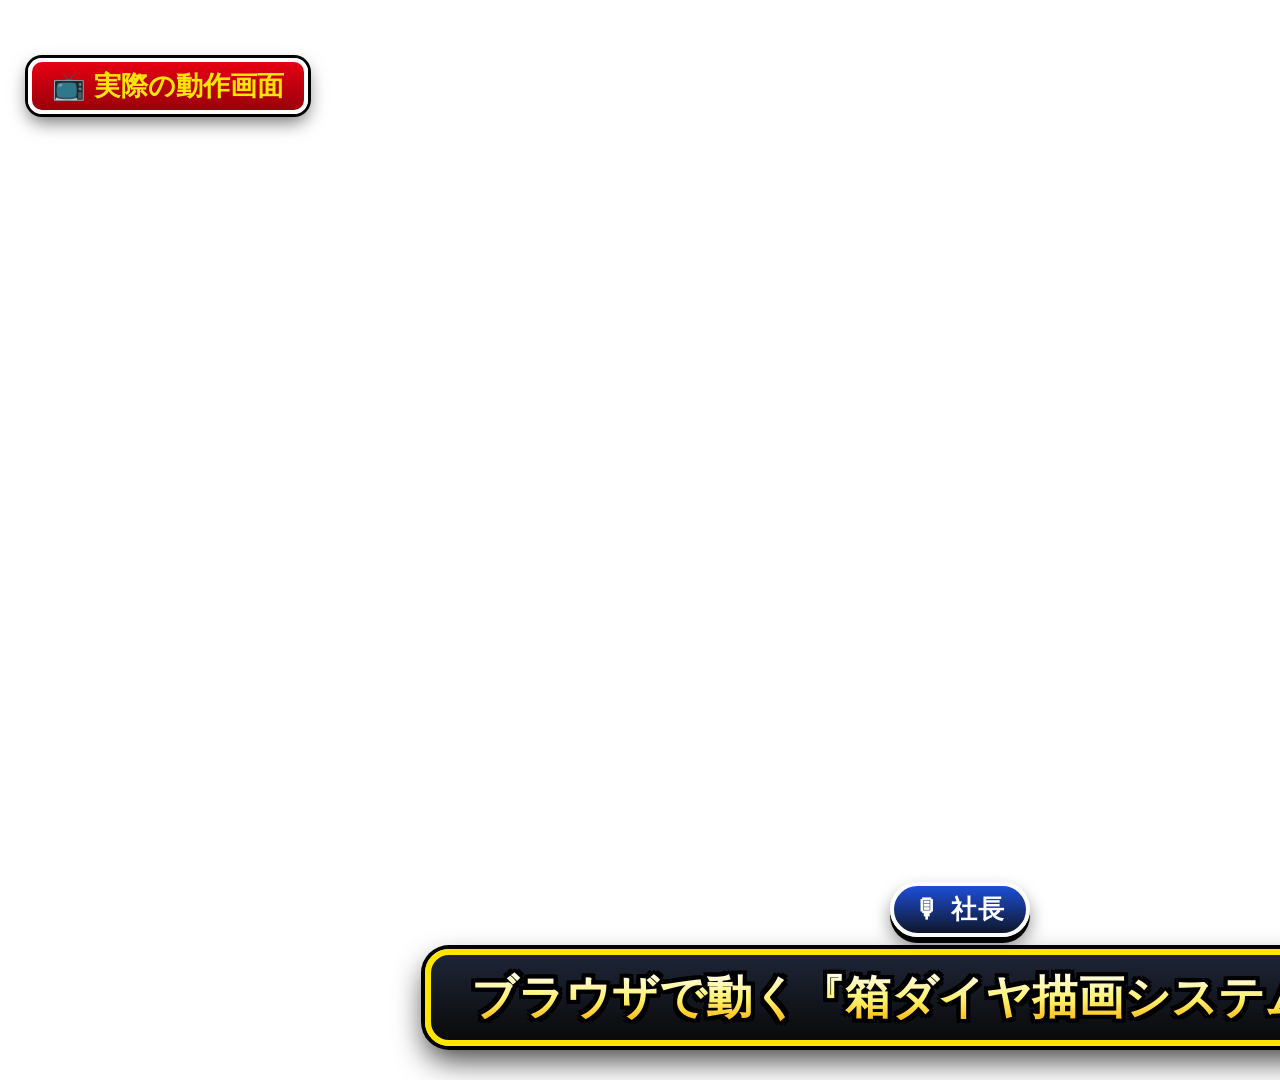
<file: promo/slides/telop_overlay.html>
<!DOCTYPE html>
<html lang="ja">
<head>
<meta charset="UTF-8" />
<meta name="viewport" content="width=1920, height=1080" />
<title>実操作画面用 透過オーバーレイテロップ</title>
<link rel="stylesheet" href="./slide_base.css" />
<style>
  html, body, .stage {
    background: transparent !important;
  }

  .overlay-root {
    position: relative;
    width: 1920px;
    height: 1080px;
    display: flex;
    flex-direction: column;
    justify-content: space-between;
    padding: 58px 28px 34px;
  }

  .top-row {
    display: flex;
    justify-content: space-between;
    align-items: flex-start;
  }

  .demo-corner-pill {
    display: inline-flex;
    align-items: center;
    gap: 10px;
    background: linear-gradient(180deg, #e60012 0%, #99000b 100%);
    border: 4px solid #ffffff;
    border-radius: 14px;
    padding: 6px 20px;
    color: #ffe600;
    font-size: 27px;
    font-weight: 900;
    box-shadow: 0 0 0 3px #000000, 0 8px 18px rgba(0,0,0,0.55);
  }

  .live-badge {
    background: #111827;
    color: #ffffff;
    border: 4px solid #ffe600;
    border-radius: 14px;
    padding: 6px 18px;
    font-size: 24px;
    font-weight: 900;
    box-shadow: 0 6px 14px rgba(0,0,0,0.5);
  }

  .bottom-banner-wrap {
    display: flex;
    flex-direction: column;
    align-items: center;
    gap: 8px;
  }

  .bottom-plate {
    background: linear-gradient(180deg, rgba(15, 23, 42, 0.94) 0%, rgba(0, 0, 0, 0.96) 100%);
    border: 6px solid #ffe600;
    border-radius: 24px;
    padding: 14px 40px;
    box-shadow: 0 0 0 4px #000000, 0 14px 30px rgba(0,0,0,0.75);
    text-align: center;
    max-width: 1840px;
  }

  .bottom-telop-text {
    font-family: var(--font-gothic);
    font-size: 46px;
    font-weight: 900;
    white-space: nowrap;
    background: linear-gradient(180deg, #ffffff 0%, #fff066 55%, #ffae00 100%);
    -webkit-background-clip: text;
    -webkit-text-fill-color: transparent;
    filter: drop-shadow(0 4px 0 #000000) drop-shadow(4px 0 0 #000) drop-shadow(-4px 0 0 #000) drop-shadow(0 -4px 0 #000);
    line-height: 1.25;
  }

  .bottom-sub-speaker {
    display: flex;
    align-items: center;
    justify-content: center;
    gap: 14px;
    margin-bottom: 4px;
  }
</style>
</head>
<body>
<div class="stage">
  <div class="overlay-root">
    <div class="top-row">
      <div class="demo-corner-pill" id="cornerBadge">📺 実際の動作画面</div>
      <div class="live-badge" id="rightBadge">🌐 ブラウザ上でリアルタイム動作！</div>
    </div>

    <div class="bottom-banner-wrap">
      <div class="bottom-sub-speaker">
        <span class="speaker-pill speaker-shacho" id="speakerTag">🎙 社長</span>
      </div>
      <div class="bottom-plate">
        <div class="bottom-telop-text" id="telopText">ブラウザで動く『箱ダイヤ描画システム』〜！</div>
      </div>
    </div>
  </div>
</div>

<script>
  const MODES = {
    "scene2b": {
      corner: "📺 実際のアプリ画面（桜川電鉄 サンプル）",
      right: "🌐 ブラウザでそのまま動作！",
      speakerClass: "speaker-shacho",
      speakerText: "🎙 社長",
      text: "ブラウザで動く『箱ダイヤ描画システム』〜！"
    },
    "cutA": {
      corner: "⚡ 実演① 駅名・時刻を入れるだけ！",
      right: "✏️ 左に入力 → 右に即描画！",
      speakerClass: "speaker-shacho",
      speakerText: "🎙 社長",
      text: "面倒な罫線引きは一切不要！"
    },
    "cutB": {
      corner: "🚆 実演② 折返し・併結・継走も自動整列！",
      right: "🔍 拡大しても綺麗なベクターSVG",
      speakerClass: "speaker-assistant",
      speakerText: "💐 女性アシスタント",
      text: "データを入力するだけで、あっという間に美しい箱ダイヤが完成〜！"
    },
    "cutC": {
      corner: "🖨 実演③ そのまま A4 / B5 PDF印刷！",
      right: "📄 1:1 ベクターPDF対応",
      speakerClass: "speaker-shacho",
      speakerText: "🎙 社長",
      text: "そのまま印刷までできちゃうんです！"
    }
  };

  window.setMode = function(modeKey) {
    const m = MODES[modeKey] || MODES["scene2b"];
    document.getElementById("cornerBadge").textContent = m.corner;
    document.getElementById("rightBadge").textContent = m.right;
    const sp = document.getElementById("speakerTag");
    sp.className = `speaker-pill ${m.speakerClass}`;
    sp.textContent = m.speakerText;
    document.getElementById("telopText").textContent = m.text;
  };

  const pMode = new URLSearchParams(location.search).get("mode");
  if (pMode) window.setMode(pMode);
</script>
</body>
</html>
</file>
<file: css/style.css>
/* ==========================================================================
   箱ダイヤ描画ソフト - モダン・シンプル スタイルシート
   - カラーパレット: ニュートラルグレー基調 + 深みのある青緑アクセント (#2F6F73)
   - 不要なグラデーション・ネオン・ガラス風エフェクト・絵文字過多を完全排除
   - 2ペイン分割 + ドラッグ幅変更対応
   - 1:1 ベクター印刷対応 (@media print)
   ========================================================================== */

:root {
  /* ニュートラルパレット */
  --bg-app: #f4f5f7;
  --bg-surface: #ffffff;
  --bg-subtle: #f8fafc;
  --bg-hover: #f1f5f9;
  --bg-active: #e2e8f0;

  /* 罫線・区切り */
  --border-color: #cbd5e1;
  --border-subtle: #e2e8f0;
  --border-focus: #2F6F73;

  /* テキスト色 */
  --text-main: #1e293b;
  --text-muted: #64748b;
  --text-light: #94a3b8;

  /* アクセントカラー: 落ち着いた青緑 (#2F6F73) */
  --primary: #2F6F73;
  --primary-hover: #26595d;
  --primary-active: #1d4346;
  --primary-light: #edf5f5;
  --primary-text: #ffffff;

  /* アラート・ステータス */
  --danger: #dc2626;
  --danger-light: #fef2f2;
  --warning: #d97706;
  --warning-light: #fffbeb;
  --success: #16a34a;

  /* フォント指定 */
  --font-ui: -apple-system, BlinkMacSystemFont, "Segoe UI", "Yu Gothic UI", "Meiryo UI", sans-serif;
  --font-mono: ui-monospace, SFMono-Regular, Consolas, "Liberation Mono", Menlo, monospace;

  /* モーションイージング */
  --ease-out-expo: cubic-bezier(0.22, 1, 0.36, 1);
  --ease-spring: cubic-bezier(0.34, 1.56, 0.64, 1);
}

* {
  box-sizing: border-box;
  margin: 0;
  padding: 0;
}

html, body {
  width: 100%;
  height: 100%;
  overflow: hidden;
  font-family: var(--font-ui);
  font-size: 13px;
  color: var(--text-main);
  background-color: var(--bg-app);
  -webkit-font-smoothing: antialiased;
}

/* ==========================================================================
   アプリケーション全体レイアウト
   ========================================================================== */
.app-container {
  display: flex;
  flex-direction: column;
  width: 100vw;
  height: 100vh;
}

/* 上部メインバー */
.app-header {
  display: flex;
  align-items: center;
  justify-content: space-between;
  height: 48px;
  padding: 0 16px;
  background-color: var(--bg-surface);
  border-bottom: 1px solid var(--border-color);
  z-index: 10;
  flex-shrink: 0;
}

.brand {
  display: flex;
  align-items: center;
  gap: 8px;
  min-width: 0;
}

.brand-main {
  display: flex;
  align-items: center;
  gap: 8px;
  min-width: 0;
}

.mobile-header-quick {
  display: none;
  align-items: center;
  gap: 4px;
  flex-shrink: 0;
}

.btn.mobile-only-btn,
.mobile-only-btn {
  display: none;
}

.brand-icon {
  width: 24px;
  height: 24px;
  display: block;
  flex-shrink: 0;
  border-radius: 5px;
}

.brand-title {
  font-size: 15px;
  font-weight: 700;
  letter-spacing: -0.01em;
  color: var(--text-main);
  white-space: nowrap;
}

.beta-badge {
  display: inline-flex;
  align-items: center;
  padding: 1px 6px;
  border-radius: 999px;
  background: #e6f4f1;
  color: #1f5156;
  border: 1px solid #b9dfd8;
  font-size: 10px;
  font-weight: 700;
  letter-spacing: 0.02em;
  line-height: 1.3;
  flex-shrink: 0;
}

.portal-back-link {
  display: inline-flex;
  align-items: center;
  gap: 3px;
  height: 24px;
  padding: 0 9px;
  margin-left: 2px;
  border-radius: 999px;
  border: 1px solid var(--border-color);
  background-color: var(--bg-subtle);
  color: var(--text-muted);
  font-size: 11px;
  font-weight: 600;
  text-decoration: none;
  white-space: nowrap;
  flex-shrink: 0;
  transition: all 0.12s ease;
}

.portal-back-link:hover {
  color: var(--primary);
  border-color: var(--primary);
  background-color: var(--primary-light);
}

.preset-select-control {
  width: clamp(140px, 14vw, 220px);
}

.footer-portal-link {
  color: var(--primary);
  text-decoration: none;
  font-weight: 600;
}

.footer-portal-link:hover {
  text-decoration: underline;
}

.header-actions {
  display: flex;
  align-items: center;
  gap: 6px;
}

@media (max-width: 1380px) {
  .app-header {
    padding: 0 8px;
    gap: 8px;
  }
  .portal-back-link {
    padding: 0 7px;
    font-size: 10.5px;
  }
  .preset-select-control {
    width: clamp(118px, 12vw, 175px);
  }
  .header-actions {
    gap: 4px;
  }
  .header-actions .btn-sm {
    padding: 0 6px;
    font-size: 11px;
  }
}

.history-group {
  display: flex;
  align-items: center;
  gap: 2px;
  border-right: 1px solid var(--border-color);
  padding-right: 8px;
  margin-right: 4px;
}

/* メイン2ペイン領域 */
.main-workspace {
  display: flex;
  flex: 1;
  overflow: hidden;
  position: relative;
}

/* 左ペイン: 表形式エディタ */
.editor-pane {
  width: 660px;
  min-width: 460px;
  max-width: 950px;
  height: 100%;
  display: flex;
  flex-direction: column;
  background-color: var(--bg-surface);
  border-right: 1px solid var(--border-color);
  flex-shrink: 0;
}

/* スプリッター（ドラッグで幅変更） */
.workspace-splitter {
  width: 5px;
  cursor: col-resize;
  background-color: transparent;
  transition: background-color 0.15s ease;
  z-index: 20;
}

.workspace-splitter:hover,
.workspace-splitter.dragging {
  background-color: var(--primary);
}

/* 右ペイン: プレビュー表示 */
.preview-pane {
  flex: 1;
  height: 100%;
  display: flex;
  flex-direction: column;
  background-color: #64748b22;
  overflow: hidden;
}

/* ==========================================================================
   ボタン・フォーム要素の統一デザイン
   ========================================================================== */
.btn {
  display: inline-flex;
  align-items: center;
  justify-content: center;
  gap: 4px;
  height: 30px;
  padding: 0 12px;
  font-family: inherit;
  font-size: 12px;
  font-weight: 500;
  border-radius: 4px;
  border: 1px solid var(--border-color);
  background-color: var(--bg-surface);
  color: var(--text-main);
  cursor: pointer;
  transition: all 0.12s ease;
  white-space: nowrap;
  text-decoration: none;
}

.btn:hover:not(:disabled) {
  background-color: var(--bg-hover);
  border-color: var(--border-focus);
}

.btn:active:not(:disabled) {
  background-color: var(--bg-active);
}

.btn:disabled {
  opacity: 0.45;
  cursor: not-allowed;
}

.btn-primary {
  background-color: var(--primary);
  border-color: var(--primary);
  color: var(--primary-text);
}

.btn-primary:hover:not(:disabled) {
  background-color: var(--primary-hover);
  border-color: var(--primary-hover);
}

.btn-primary:active:not(:disabled) {
  background-color: var(--primary-active);
  border-color: var(--primary-active);
}

.btn-secondary {
  background-color: var(--bg-subtle);
}

.btn-primary-outline {
  background-color: var(--primary-light);
  border-color: var(--primary);
  color: var(--primary);
  font-weight: 600;
}

.btn-primary-outline:hover:not(:disabled) {
  background-color: var(--primary);
  border-color: var(--primary);
  color: var(--primary-text);
}

.btn-sm {
  height: 28px;
  padding: 0 9px;
  font-size: 12px;
}

.btn-xs {
  height: 22px;
  padding: 0 6px;
  font-size: 11px;
}

.btn-xs.active {
  background-color: var(--primary);
  border-color: var(--primary);
  color: #ffffff;
}

.btn-icon {
  width: 24px;
  height: 24px;
  padding: 0;
  display: inline-flex;
  align-items: center;
  justify-content: center;
  border: 1px solid transparent;
  border-radius: 3px;
  background: transparent;
  cursor: pointer;
  font-size: 12px;
  color: var(--text-muted);
}

.btn-icon.btn-icon-label {
  width: auto;
  min-width: 28px;
  padding: 0 4px;
  font-size: 10px;
  font-weight: 600;
  border-color: var(--border-subtle);
  background-color: var(--bg-subtle);
  color: var(--text-main);
}

.btn-icon:hover:not(:disabled) {
  background-color: var(--bg-hover);
  border-color: var(--border-color);
  color: var(--text-main);
}

.btn-icon.text-danger:hover:not(:disabled) {
  background-color: var(--danger-light);
  color: var(--danger);
  border-color: var(--danger);
}

/* セレクト・インプット */
.form-control, .form-select {
  height: 28px;
  padding: 0 8px;
  font-family: inherit;
  font-size: 12px;
  border: 1px solid var(--border-color);
  border-radius: 4px;
  background-color: var(--bg-surface);
  color: var(--text-main);
  outline: none;
  transition: border-color 0.12s ease;
}

.form-control:focus, .form-select:focus {
  border-color: var(--primary);
  box-shadow: 0 0 0 2px var(--primary-light);
}

/* ==========================================================================
   エディタタブ & ボディ
   ========================================================================== */
.editor-tabs {
  display: flex;
  background-color: var(--bg-subtle);
  border-bottom: 1px solid var(--border-color);
  overflow-x: auto;
  flex-shrink: 0;
}

.editor-tab-btn {
  padding: 8px 14px;
  border: none;
  border-bottom: 2px solid transparent;
  background: transparent;
  font-family: inherit;
  font-size: 12px;
  font-weight: 500;
  color: var(--text-muted);
  cursor: pointer;
  white-space: nowrap;
  transition: all 0.15s ease;
}

.editor-tab-btn:hover {
  color: var(--text-main);
  background-color: var(--bg-hover);
}

.editor-tab-btn.active {
  color: var(--primary);
  font-weight: 700;
  border-bottom-color: var(--primary);
  background-color: var(--bg-surface);
}

.editor-body {
  flex: 1;
  display: flex;
  flex-direction: column;
  overflow: hidden;
  padding: 10px;
}

.tab-toolbar {
  display: flex;
  align-items: center;
  justify-content: space-between;
  margin-bottom: 10px;
  flex-shrink: 0;
  gap: 8px;
}

.roster-selector-group {
  display: flex;
  align-items: center;
  gap: 8px;
}

.action-buttons {
  display: flex;
  align-items: center;
  gap: 6px;
}

.section-title-sm {
  font-size: 13px;
  font-weight: 700;
  color: var(--text-main);
}

/* ==========================================================================
   スプレッドシート風グリッドテーブル
   ========================================================================== */
.table-scroll-container {
  flex: 1;
  overflow: auto;
  border: 1px solid var(--border-color);
  border-radius: 4px;
  background-color: var(--bg-surface);
}

.grid-table {
  width: 100%;
  border-collapse: collapse;
  font-size: 11px;
  text-align: left;
}

.grid-table thead th {
  position: sticky;
  top: 0;
  background-color: var(--bg-subtle);
  border-bottom: 1px solid var(--border-color);
  border-right: 1px solid var(--border-subtle);
  padding: 4px 3px;
  font-weight: 600;
  color: var(--text-muted);
  white-space: nowrap;
  z-index: 2;
}

.grid-table tbody td {
  border-bottom: 1px solid var(--border-subtle);
  border-right: 1px solid var(--border-subtle);
  padding: 2px 2px;
  vertical-align: middle;
  white-space: nowrap;
}

.grid-table tbody tr:hover td {
  background-color: var(--bg-hover);
}

.grid-table tbody tr.row-error td {
  background-color: var(--danger-light);
}

.grid-table tbody tr.row-warning td {
  background-color: var(--warning-light);
}

/* セル内入力フィールド */
.cell-input {
  width: 100%;
  height: 22px;
  padding: 0 2px;
  border: 1px solid transparent;
  border-radius: 3px;
  background: transparent;
  font-family: inherit;
  font-size: 11px;
  color: inherit;
  outline: none;
}

.cell-input-sm {
  height: 20px;
  font-size: 10px;
  padding: 0 2px;
}

.cell-input:hover {
  border-color: var(--border-subtle);
  background-color: var(--bg-surface);
}

.cell-input:focus {
  border-color: var(--primary);
  background-color: var(--bg-surface);
}

.cell-select {
  width: 100%;
  height: 22px;
  padding: 0 1px;
  border: 1px solid transparent;
  border-radius: 3px;
  background: transparent;
  font-family: inherit;
  font-size: 11px;
  color: inherit;
  outline: none;
}

.cell-select-sm {
  height: 20px;
  font-size: 10px;
  padding: 0 1px;
}

.cell-select:hover {
  border-color: var(--border-subtle);
  background-color: var(--bg-surface);
}

.cell-select:focus {
  border-color: var(--primary);
  background-color: var(--bg-surface);
}

.coupled-cell-flex {
  display: flex;
  align-items: center;
  gap: 2px;
}

.btn-icon-xs {
  background: none;
  border: 1px solid var(--border-color);
  border-radius: 2px;
  padding: 0 3px;
  height: 18px;
  font-size: 10px;
  cursor: pointer;
  color: var(--text-muted);
  line-height: 16px;
  flex-shrink: 0;
}

.btn-icon-xs:hover:not(:disabled) {
  background: var(--bg-hover);
  color: var(--text-main);
  border-color: var(--primary);
}

.btn-icon-xs:disabled {
  opacity: 0.35;
  cursor: not-allowed;
}

.color-picker-cell {
  display: flex;
  align-items: center;
  gap: 4px;
}

.color-swatch {
  width: 22px;
  height: 22px;
  border: 1px solid var(--border-color);
  border-radius: 3px;
  cursor: pointer;
  padding: 0;
  background: none;
}

.color-hex-input {
  width: 68px;
  height: 22px;
  padding: 0 4px;
  font-size: 11px;
  border: 1px solid var(--border-subtle);
  border-radius: 3px;
}

.action-cell {
  text-align: center;
  white-space: nowrap;
}

.table-footer-info {
  margin-top: 8px;
  font-size: 11px;
  color: var(--text-muted);
  display: flex;
  align-items: center;
}

/* 併結位置選択・3両以上ポップオーバー・部分継走・同期コントロール */
#trainsGridTable {
  table-layout: fixed;
  width: 100%;
}

#trainsGridTable thead th,
#trainsGridTable tbody td {
  padding: 2px 1px;
  overflow: hidden;
}

#trainsGridTable .cell-input,
#trainsGridTable .cell-select {
  min-width: 0;
  max-width: 100%;
  box-sizing: border-box;
  font-size: 10.5px;
  padding: 0 1px;
}

#trainsGridTable input[type="number"]::-webkit-inner-spin-button,
#trainsGridTable input[type="number"]::-webkit-outer-spin-button {
  -webkit-appearance: none;
  margin: 0;
}

#trainsGridTable input[type="number"] {
  -moz-appearance: textfield;
  appearance: textfield;
}

.coupled-cell-flex {
  display: flex;
  align-items: center;
  gap: 2px;
  min-width: 0;
}

.coupled-pos-select {
  width: 34px !important;
  flex: 0 0 34px;
  font-size: 9.5px !important;
  padding: 0 !important;
}

.coupled-cell-flex .btn-icon-xs {
  padding: 0 2px;
  height: 18px;
  font-size: 9.5px;
}

.coupled-multi-badge {
  flex: 1;
  min-width: 36px;
  height: 20px;
  padding: 0 3px;
  font-size: 9.5px;
  font-weight: 600;
  color: #1d4ed8;
  background-color: #eff6ff;
  border: 1px solid #bfdbfe;
  border-radius: 3px;
  cursor: pointer;
  white-space: nowrap;
  overflow: hidden;
  text-overflow: ellipsis;
  text-align: left;
}

.coupled-multi-badge:hover {
  background-color: #dbeafe;
}

.action-btns-row {
  display: inline-flex;
  align-items: center;
  justify-content: center;
  gap: 1px;
}

#trainsGridTable .action-cell .btn-icon {
  width: 14px;
  min-width: 0;
  padding: 0 1px;
  font-size: 9.5px;
  line-height: 1.25;
  height: 20px;
}

#trainsGridTable .action-cell .btn-icon.btn-icon-label {
  width: auto;
  min-width: 0;
  padding: 0 2px;
  font-size: 9.5px;
}

.btn-icon-clip-copy:hover:not(:disabled) {
  color: #1d4ed8;
  border-color: #93c5fd;
  background-color: #eff6ff;
}

.btn-icon-clip-cut:hover:not(:disabled) {
  color: #b45309;
  border-color: #fcd34d;
  background-color: #fffbeb;
}

.btn-icon-clip-paste {
  color: var(--primary-hover);
  border-color: #6ee7b7;
  background-color: #ecfdf5;
  font-weight: 600;
}

.btn-icon-clip-paste:hover:not(:disabled) {
  background-color: #d1fae5;
  border-color: var(--primary);
}

.sync-toolbar-group {
  display: flex;
  align-items: center;
  gap: 6px;
  flex-wrap: wrap;
}

.sync-toggle-label {
  display: inline-flex;
  align-items: center;
  gap: 4px;
  font-size: 11px;
  font-weight: 600;
  color: var(--text-main);
  background: #f8fafc;
  border: 1px solid var(--border-color);
  border-radius: 4px;
  padding: 2px 7px;
  cursor: pointer;
  user-select: none;
}

.sync-toggle-label input {
  margin: 0;
  cursor: pointer;
}

.sync-status-badge {
  font-size: 11px;
  color: #047857;
  background: #ecfdf5;
  border: 1px solid #a7f3d0;
  border-radius: 4px;
  padding: 2px 7px;
  font-weight: 600;
}

.roster-name-cell {
  display: flex;
  align-items: center;
  gap: 4px;
}

.roster-name-badge {
  font-size: 10px;
  padding: 1px 5px;
  border-radius: 10px;
  white-space: nowrap;
  flex-shrink: 0;
  font-weight: 600;
}

.roster-name-badge.is-auto {
  background-color: #ecfdf5;
  color: #047857;
  border: 1px solid #a7f3d0;
}

.roster-name-badge.is-manual {
  background-color: #fef3c7;
  color: #b45309;
  border: 1px solid #fde68a;
}

.roster-detail-row > td {
  background-color: #f8fafc;
  padding: 8px 10px !important;
  border-bottom: 1px solid #cbd5e1;
}

.roster-detail-panel {
  display: grid;
  grid-template-columns: repeat(2, minmax(0, 1fr));
  gap: 8px 12px;
}

.roster-detail-item {
  display: flex;
  flex-direction: column;
  gap: 3px;
}

.roster-detail-head {
  display: flex;
  align-items: center;
  justify-content: space-between;
  gap: 6px;
  font-size: 11px;
  font-weight: 600;
  color: var(--text-main);
}

.roster-detail-preview {
  font-size: 10px;
  font-weight: 400;
  color: var(--text-muted);
  white-space: nowrap;
  overflow: hidden;
  text-overflow: ellipsis;
  max-width: 170px;
}

.roster-detail-input-row {
  display: flex;
  align-items: center;
  gap: 4px;
}

.scale-control-card {
  border: 1px solid var(--border-color);
  border-radius: 5px;
  padding: 8px 10px;
  background-color: #f8fafc;
  margin-bottom: 8px;
}

.scale-control-header {
  display: flex;
  align-items: center;
  justify-content: space-between;
  gap: 8px;
  margin-bottom: 6px;
  flex-wrap: wrap;
}

.scale-slider-row {
  display: flex;
  align-items: center;
  gap: 8px;
}

.scale-slider-row input[type="range"] {
  flex: 1;
  min-width: 100px;
  accent-color: var(--primary);
  cursor: pointer;
}

.scale-pct-wrap {
  display: inline-flex;
  align-items: center;
  gap: 3px;
  flex-shrink: 0;
}

.scale-pct-input {
  width: 58px !important;
  text-align: right;
}

.scale-note-text {
  font-size: 11px;
  color: var(--text-muted);
  line-height: 1.45;
  margin-top: 4px;
}

.editor-inline-alert {
  margin-top: 6px;
  padding: 5px 8px;
  font-size: 11px;
  border-radius: 4px;
  background-color: #fef2f2;
  color: #b91c1c;
  border: 1px solid #fecaca;
}

.editor-floating-popover {
  position: fixed;
  z-index: 3000;
  min-width: 240px;
  max-width: 310px;
  background: #ffffff;
  border: 1px solid #cbd5e1;
  border-radius: 6px;
  box-shadow: 0 10px 25px rgba(15, 23, 42, 0.18);
  padding: 10px;
  font-size: 12px;
  color: var(--text-main);
}

.editor-popover-header {
  display: flex;
  align-items: center;
  justify-content: space-between;
  font-weight: 700;
  font-size: 12px;
  margin-bottom: 8px;
  padding-bottom: 5px;
  border-bottom: 1px solid var(--border-subtle);
}

.formation-preview-chip {
  background: #f8fafc;
  border: 1px solid var(--border-subtle);
  border-radius: 4px;
  padding: 4px 8px;
  font-family: monospace;
  font-size: 12px;
  font-weight: 700;
  text-align: center;
  margin-bottom: 8px;
}

.formation-slot-list {
  display: flex;
  flex-direction: column;
  gap: 4px;
  margin-bottom: 8px;
  max-height: 180px;
  overflow-y: auto;
}

.formation-slot-item {
  display: flex;
  align-items: center;
  gap: 5px;
  padding: 3px 6px;
  border: 1px solid var(--border-subtle);
  border-radius: 4px;
  background: #ffffff;
}

.formation-slot-item.is-self {
  background: #fef2f2;
  border-color: #fca5a5;
  font-weight: 700;
}

.formation-slot-label {
  flex: 1;
  font-size: 12px;
}

.formation-add-row {
  display: flex;
  gap: 4px;
  align-items: center;
  margin-bottom: 8px;
}

.editor-popover-footer {
  display: flex;
  justify-content: flex-end;
  gap: 6px;
}

.split-station-list {
  display: flex;
  flex-direction: column;
  gap: 4px;
  max-height: 200px;
  overflow-y: auto;
}

/* ==========================================================================
   設定フォーム・グループ
   ========================================================================== */
.form-settings-container {
  overflow-y: auto;
  overflow-x: hidden;
  flex: 1;
  min-width: 0;
  padding-right: 4px;
}

.settings-group {
  background-color: var(--bg-surface);
  border: 1px solid var(--border-color);
  border-radius: 4px;
  padding: 12px;
  margin-bottom: 12px;
  min-width: 0;
}

.group-title {
  font-size: 13px;
  font-weight: 700;
  margin-bottom: 10px;
  color: var(--text-main);
  border-bottom: 1px solid var(--border-subtle);
  padding-bottom: 6px;
}

.form-row {
  margin-bottom: 8px;
  display: flex;
  flex-direction: column;
  gap: 4px;
  min-width: 0;
}

.form-row-grid {
  display: flex;
  gap: 12px;
  min-width: 0;
}

.form-col {
  flex: 1;
  min-width: 0;
  display: flex;
  flex-direction: column;
  gap: 4px;
}

.form-col > .form-control,
.form-col > .form-select,
.form-row > .form-control,
.form-row > .form-select {
  width: 100%;
  max-width: 100%;
  min-width: 0;
  box-sizing: border-box;
}

.form-label {
  font-size: 11px;
  font-weight: 600;
  color: var(--text-muted);
}

.radio-group-horizontal {
  display: flex;
  gap: 16px;
  align-items: center;
}

.radio-label, .checkbox-simple {
  display: inline-flex;
  align-items: center;
  gap: 5px;
  cursor: pointer;
  font-size: 12px;
}

/* 部位別フォント・装飾詳細設定 */
.font-theme-bar {
  display: flex;
  align-items: center;
  flex-wrap: wrap;
  gap: 5px;
  margin-bottom: 10px;
}

.font-theme-bar-label {
  font-size: 11px;
  font-weight: 600;
  color: var(--text-muted);
  margin-right: 2px;
}

.font-roles-stack {
  display: flex;
  flex-direction: column;
  gap: 8px;
}

.font-role-card {
  display: flex;
  flex-direction: column;
  gap: 6px;
  padding: 8px 10px;
  border: 1px solid var(--border-subtle);
  border-radius: 6px;
  background-color: var(--bg-subtle);
}

.font-role-top {
  display: flex;
  align-items: center;
  justify-content: space-between;
  gap: 8px;
  flex-wrap: wrap;
}

.font-role-name {
  font-size: 11.5px;
  font-weight: 700;
  color: var(--text-main);
}

.font-role-sample {
  padding: 2px 7px;
  border-radius: 4px;
  border: 1px solid var(--border-subtle);
  background-color: #ffffff;
  color: #0f172a;
  font-size: 11.5px;
  line-height: 1.35;
  max-width: 100%;
  white-space: nowrap;
  overflow: hidden;
  text-overflow: ellipsis;
}

.font-role-controls {
  display: flex;
  align-items: center;
  flex-wrap: wrap;
  gap: 6px;
}

.font-family-select {
  flex: 1 1 150px;
  min-width: 130px;
  height: 26px;
  font-size: 11.5px;
  padding: 2px 6px;
}

.font-style-toggle-group {
  display: inline-flex;
  align-items: center;
  border: 1px solid var(--border-color);
  border-radius: 4px;
  overflow: hidden;
  background-color: #ffffff;
}

.btn-style-mini {
  display: inline-flex;
  align-items: center;
  justify-content: center;
  min-width: 24px;
  height: 24px;
  padding: 0 5px;
  border: none;
  border-right: 1px solid var(--border-subtle);
  background: #ffffff;
  color: var(--text-muted);
  font-family: inherit;
  font-size: 11px;
  font-weight: 700;
  cursor: pointer;
  transition: background-color 0.14s var(--ease-out-expo), color 0.14s var(--ease-out-expo);
}

.btn-style-mini:last-child {
  border-right: none;
}

.btn-style-mini.is-italic {
  font-style: italic;
  font-family: Georgia, serif;
}

.btn-style-mini.is-underline {
  text-decoration: underline;
}

.btn-style-mini.is-tabular {
  font-family: var(--font-mono);
  font-size: 10px;
}

.btn-style-mini:hover {
  background-color: var(--bg-hover);
  color: var(--text-main);
}

.btn-style-mini.active {
  background-color: var(--primary);
  color: #ffffff;
}

.font-metric-field {
  display: inline-flex;
  align-items: center;
  gap: 3px;
  font-size: 10.5px;
  color: var(--text-muted);
  white-space: nowrap;
}

.font-metric-field .form-control {
  width: 50px;
  height: 26px;
  padding: 2px 4px;
  font-size: 11px;
  text-align: right;
}

.font-custom-family-row[hidden] {
  display: none !important;
}

.font-custom-input {
  height: 26px;
  font-size: 11.5px;
  padding: 2px 8px;
}

.note-font-cell {
  display: flex;
  align-items: center;
  gap: 3px;
}

.note-font-cell .btn-style-mini {
  border: 1px solid var(--border-color);
  border-radius: 3px;
  height: 22px;
  min-width: 22px;
}

/* ==========================================================================
   生JSONエディタ
   ========================================================================== */
.raw-json-container {
  display: flex;
  flex-direction: column;
  flex: 1;
  overflow: hidden;
}

.json-actions-bar {
  display: flex;
  justify-content: space-between;
  align-items: center;
  margin-bottom: 8px;
}

.json-textarea {
  flex: 1;
  width: 100%;
  resize: none;
  padding: 10px;
  border: 1px solid var(--border-color);
  border-radius: 4px;
  background-color: var(--bg-subtle);
  color: var(--text-main);
  font-size: 12px;
  line-height: 1.5;
  outline: none;
}

.json-textarea:focus {
  border-color: var(--primary);
  background-color: var(--bg-surface);
}

.alert-box {
  padding: 8px 12px;
  border-radius: 4px;
  font-size: 12px;
  line-height: 1.4;
  margin-bottom: 8px;
}

.alert-warning {
  background-color: var(--warning-light);
  border: 1px solid #fde68a;
  color: #92400e;
}

.alert-danger {
  background-color: var(--danger-light);
  border: 1px solid #fecaca;
  color: #991b1b;
  white-space: pre-wrap;
}

/* ==========================================================================
   プレビューペイン & シート表示
   ========================================================================== */
.preview-toolbar {
  min-height: 40px;
  height: auto;
  background-color: var(--bg-surface);
  border-bottom: 1px solid var(--border-color);
  display: flex;
  flex-wrap: wrap;
  align-items: center;
  justify-content: space-between;
  gap: 4px 8px;
  padding: 4px 12px;
  flex-shrink: 0;
}

.preview-toolbar-primary,
.preview-toolbar-advanced {
  display: contents;
}

.export-menu-dropdown {
  position: fixed;
  z-index: 1200;
  min-width: 248px;
  max-width: min(300px, calc(100vw - 16px));
  background-color: var(--bg-surface);
  border: 1px solid var(--border-color);
  border-radius: 8px;
  box-shadow: 0 10px 28px rgba(15, 23, 42, 0.16);
  padding: 5px;
  display: flex;
  flex-direction: column;
  gap: 2px;
}

.export-menu-dropdown[hidden] {
  display: none !important;
}

.export-menu-item {
  width: 100%;
  text-align: left;
  border: none;
  background: transparent;
  padding: 7px 10px;
  border-radius: 6px;
  cursor: pointer;
  display: flex;
  flex-direction: column;
  gap: 1px;
  font-family: inherit;
  transition: background-color 0.12s ease;
}

.export-menu-item:hover {
  background-color: var(--primary-light);
}

.export-menu-title {
  font-size: 12px;
  font-weight: 700;
  color: var(--text-main);
}

.export-menu-sub {
  font-size: 10.5px;
  color: var(--text-muted);
}

.mobile-inapp-hint-bar {
  display: flex;
  align-items: center;
  justify-content: space-between;
  gap: 8px;
  padding: 4px 10px;
  background-color: #ecfdf5;
  border-bottom: 1px solid #a7f3d0;
  color: #065f46;
  font-size: 11px;
  line-height: 1.3;
  flex-shrink: 0;
}

.mobile-inapp-hint-bar[hidden] {
  display: none !important;
}

.mobile-inapp-hint-text {
  min-width: 0;
}

.image-export-modal-dialog {
  max-width: 680px;
  width: min(94vw, 680px);
}

.image-export-preview-wrap {
  max-height: 58vh;
  overflow: auto;
  border: 1px solid var(--border-color);
  border-radius: 6px;
  background-color: #f1f5f9;
  padding: 8px;
  text-align: center;
}

.image-export-preview-img {
  max-width: 100%;
  height: auto;
  display: inline-block;
  box-shadow: 0 2px 10px rgba(15, 23, 42, 0.12);
  background: #ffffff;
}

.preview-controls-group {
  display: flex;
  align-items: center;
  gap: 6px;
}

.segmented-control {
  display: inline-flex;
  align-items: center;
  background-color: var(--bg-app);
  border: 1px solid var(--border-color);
  border-radius: 5px;
  padding: 1px;
  gap: 1px;
}

.seg-btn {
  border: none;
  background: transparent;
  color: var(--text-muted);
  font-size: 11px;
  font-weight: 600;
  padding: 2px 7px;
  height: 21px;
  border-radius: 4px;
  cursor: pointer;
  white-space: nowrap;
  transition: all 0.12s ease;
}

.seg-btn:hover {
  color: var(--text-main);
}

.seg-btn.active {
  background-color: var(--primary);
  color: #ffffff;
  box-shadow: 0 1px 2px rgba(0, 0, 0, 0.12);
}

.preview-quick-size {
  height: 24px;
  padding: 0 6px;
  font-size: 11px;
  font-weight: 600;
  width: auto;
}

.quick-separate-badge {
  display: inline-flex;
  align-items: center;
  padding: 1px 6px;
  border-radius: 999px;
  font-size: 10px;
  font-weight: 700;
  background-color: #e0f2fe;
  color: #0369a1;
  border: 1px solid #bae6fd;
  white-space: nowrap;
}

.quick-size-readout {
  display: inline-flex;
  align-items: center;
  padding: 1px 6px;
  border-radius: 4px;
  font-size: 10.5px;
  font-weight: 600;
  background-color: #ecfdf5;
  color: #047857;
  border: 1px solid #a7f3d0;
  white-space: nowrap;
}

.quick-custom-dim-group {
  display: inline-flex;
  align-items: center;
  gap: 3px;
}

.quick-custom-dim-group[hidden],
.quick-size-readout[hidden] {
  display: none !important;
}

.quick-dim-input {
  width: 50px;
  height: 22px;
  padding: 0 4px;
  font-size: 11px;
  text-align: right;
  border: 1px solid var(--border-color);
  border-radius: 4px;
  background-color: var(--bg-surface);
  color: var(--text-main);
}

.seg-btn:disabled {
  opacity: 0.48;
  cursor: not-allowed;
}

.layout-suggestion-bar {
  display: flex;
  align-items: center;
  justify-content: space-between;
  gap: 10px;
  padding: 6px 14px;
  background-color: #fffbeb;
  border-bottom: 1px solid #fde68a;
  color: #78350f;
  font-size: 11.5px;
  flex-shrink: 0;
}

.layout-suggestion-bar[hidden] {
  display: none !important;
}

.layout-suggestion-msg {
  display: flex;
  align-items: center;
  gap: 6px;
  line-height: 1.35;
}

.layout-suggestion-badge {
  display: inline-flex;
  align-items: center;
  padding: 1px 6px;
  border-radius: 3px;
  background-color: #d97706;
  color: #ffffff;
  font-size: 10px;
  font-weight: 700;
  flex-shrink: 0;
}

.layout-suggestion-actions {
  display: flex;
  align-items: center;
  gap: 6px;
  flex-wrap: wrap;
  flex-shrink: 0;
}

.preview-scroll-viewport {
  flex: 1;
  overflow: auto;
  display: block;
  text-align: center;
  padding: 24px;
  background-color: var(--bg-app);
  -webkit-overflow-scrolling: touch;
}

.preview-scroll-viewport.is-panning {
  cursor: grabbing !important;
  user-select: none !important;
}

.preview-page-wrapper {
  display: inline-block;
  margin: 0 auto 32px auto;
  box-shadow: 0 4px 12px rgba(0, 0, 0, 0.1), 0 1px 3px rgba(0, 0, 0, 0.08);
  background-color: #ffffff;
  vertical-align: top;
  position: relative;
  text-align: left;
}

.preview-page-sheet {
  background-color: #ffffff;
  transform-origin: top left;
  position: absolute;
  top: 0;
  left: 0;
}

.preview-page-sheet svg {
  width: 100%;
  height: 100%;
  display: block;
}

/* ドロップダウンメニュー */
.dropdown-inline {
  position: relative;
  display: inline-block;
}

.dropdown-menu {
  position: absolute;
  top: 100%;
  right: 0;
  background-color: var(--bg-surface);
  border: 1px solid var(--border-color);
  border-radius: 4px;
  box-shadow: 0 4px 12px rgba(0, 0, 0, 0.12);
  min-width: 220px;
  z-index: 50;
  margin-top: 4px;
  padding: 4px 0;
}

.dropdown-item {
  display: block;
  padding: 8px 12px;
  color: var(--text-main);
  text-decoration: none;
  font-size: 12px;
}

.dropdown-item:hover {
  background-color: var(--primary-light);
  color: var(--primary);
}

/* ユーティリティ */
.font-mono { font-family: var(--font-mono); }
.font-bold { font-weight: 700; }
.text-center { text-align: center; }
.text-right { text-align: right; }
.text-muted { color: var(--text-muted); }

/* ==========================================================================
   使い方・ヘルプ モーダルダイアログ
   ========================================================================== */
.modal-backdrop[hidden] {
  display: none !important;
}

.modal-backdrop {
  position: fixed;
  inset: 0;
  background-color: rgba(15, 23, 42, 0.45);
  display: flex;
  align-items: center;
  justify-content: center;
  padding: 20px;
  z-index: 1000;
}

.modal-dialog {
  width: min(880px, 100%);
  max-height: min(86vh, 820px);
  background-color: var(--bg-surface);
  border: 1px solid var(--border-color);
  border-radius: 8px;
  box-shadow: 0 18px 40px rgba(15, 23, 42, 0.22);
  display: flex;
  flex-direction: column;
  overflow: hidden;
}

.modal-header {
  display: flex;
  align-items: flex-start;
  justify-content: space-between;
  gap: 16px;
  padding: 16px 20px 12px;
  border-bottom: 1px solid var(--border-subtle);
  background-color: var(--bg-subtle);
}

.modal-title {
  font-size: 16px;
  font-weight: 700;
  color: var(--text-main);
}

.modal-subtitle {
  margin-top: 2px;
  font-size: 12px;
  color: var(--text-muted);
}

.modal-close-btn {
  width: 28px;
  height: 28px;
  font-size: 14px;
  flex-shrink: 0;
}

.modal-nav {
  display: flex;
  flex-wrap: wrap;
  gap: 6px;
  padding: 10px 20px;
  background-color: var(--bg-surface);
  border-bottom: 1px solid var(--border-subtle);
}

.help-nav-btn {
  border: 1px solid var(--border-color);
  background-color: var(--bg-subtle);
  color: var(--text-main);
  font-family: inherit;
  font-size: 12px;
  font-weight: 500;
  padding: 4px 10px;
  border-radius: 999px;
  cursor: pointer;
  transition: all 0.12s ease;
}

.help-nav-btn:hover {
  border-color: var(--primary);
  color: var(--primary);
}

.help-nav-btn.active {
  background-color: var(--primary);
  border-color: var(--primary);
  color: var(--primary-text);
}

.modal-body {
  padding: 18px 22px;
  overflow-y: auto;
  flex: 1;
  line-height: 1.65;
}

.help-section + .help-section {
  margin-top: 24px;
  padding-top: 20px;
  border-top: 1px solid var(--border-subtle);
}

.help-section h3 {
  font-size: 14px;
  font-weight: 700;
  color: var(--primary);
  margin-bottom: 10px;
}

.help-section h4 {
  font-size: 12.5px;
  font-weight: 700;
  color: var(--text-main);
  margin: 12px 0 6px;
}

.help-section code {
  font-family: var(--font-mono);
  font-size: 11.5px;
  background-color: var(--bg-hover);
  border: 1px solid var(--border-subtle);
  border-radius: 3px;
  padding: 1px 5px;
}

.help-section kbd {
  font-family: var(--font-mono);
  font-size: 11px;
  background-color: var(--bg-subtle);
  border: 1px solid var(--border-color);
  border-bottom-width: 2px;
  border-radius: 3px;
  padding: 1px 5px;
  color: var(--text-main);
}

.help-steps {
  display: grid;
  grid-template-columns: repeat(2, minmax(0, 1fr));
  gap: 10px;
}

.help-step {
  display: flex;
  align-items: flex-start;
  gap: 10px;
  padding: 10px 12px;
  border: 1px solid var(--border-subtle);
  border-radius: 6px;
  background-color: var(--bg-subtle);
}

.step-badge {
  width: 22px;
  height: 22px;
  border-radius: 50%;
  background-color: var(--primary);
  color: var(--primary-text);
  font-size: 12px;
  font-weight: 700;
  display: inline-flex;
  align-items: center;
  justify-content: center;
  flex-shrink: 0;
  margin-top: 1px;
}

.help-step p {
  margin-top: 3px;
  font-size: 12px;
  color: var(--text-muted);
}

.help-note-box {
  margin-top: 12px;
  padding: 9px 12px;
  border-left: 3px solid var(--primary);
  background-color: var(--primary-light);
  border-radius: 0 4px 4px 0;
  font-size: 12px;
}

.help-table {
  width: 100%;
  border-collapse: collapse;
  font-size: 12px;
}

.help-table th,
.help-table td {
  border: 1px solid var(--border-subtle);
  padding: 7px 10px;
  text-align: left;
  vertical-align: top;
}

.help-table th {
  background-color: var(--bg-subtle);
  font-weight: 600;
}

.help-table.compact td {
  padding: 5px 8px;
}

.help-list {
  margin-left: 18px;
  font-size: 12.5px;
}

.help-list li + li {
  margin-top: 5px;
}

.help-sublist {
  margin: 4px 0 2px 18px;
  font-size: 12px;
  color: var(--text-main);
}

.help-columns {
  display: grid;
  grid-template-columns: repeat(2, minmax(0, 1fr));
  gap: 12px;
}

.help-card {
  border: 1px solid var(--border-subtle);
  border-radius: 6px;
  padding: 12px 14px;
  background-color: var(--bg-subtle);
}

.help-card h4 {
  margin-top: 0;
}

.help-card p {
  font-size: 12px;
  color: var(--text-muted);
  margin-bottom: 8px;
}

.help-support-box {
  margin-top: 14px;
  padding: 12px 14px;
  border: 1px solid var(--border-subtle);
  border-radius: 6px;
  background-color: var(--bg-subtle);
}

.help-support-box h4 {
  margin: 0 0 6px;
  font-size: 12.5px;
  color: var(--text-main);
}

.help-support-box p {
  margin: 0 0 8px;
  font-size: 12px;
  line-height: 1.6;
  color: var(--text-muted);
}

.help-support-actions {
  display: flex;
  align-items: center;
  gap: 8px;
  flex-wrap: wrap;
}

.modal-footer {
  display: flex;
  align-items: center;
  justify-content: space-between;
  gap: 12px;
  flex-wrap: wrap;
  padding: 10px 20px;
  border-top: 1px solid var(--border-subtle);
  background-color: var(--bg-subtle);
}

.modal-header-actions,
.modal-footer-actions {
  display: flex;
  align-items: center;
  gap: 8px;
  flex-shrink: 0;
}

.feedback-modal-dialog {
  width: min(760px, 100%);
  height: min(88vh, 820px);
  max-height: min(88vh, 820px);
}

.feedback-modal-body {
  position: relative;
  flex: 1;
  min-height: 0;
  display: flex;
  flex-direction: column;
  background-color: #eaf1f1;
}

.feedback-loading {
  padding: 10px 20px;
  font-size: 12px;
  color: var(--text-muted);
  background-color: var(--bg-surface);
  border-bottom: 1px solid var(--border-subtle);
  text-align: center;
}

.feedback-loading[hidden] {
  display: none;
}

.feedback-iframe {
  width: 100%;
  flex: 1;
  min-height: 360px;
  border: 0;
  display: block;
}

/* ==========================================================================
   OuDia / OuDiaSecond インポート設定モーダル
   ========================================================================== */
.oud-modal-dialog {
  width: min(760px, 100%);
  max-height: min(88vh, 800px);
}

.oud-modal-body {
  display: flex;
  flex-direction: column;
  gap: 14px;
}

.oud-options-grid {
  display: grid;
  grid-template-columns: repeat(2, minmax(0, 1fr));
  gap: 10px 14px;
}

.oud-field {
  display: flex;
  flex-direction: column;
  gap: 4px;
}

.oud-field-label {
  font-size: 11.5px;
  font-weight: 600;
  color: var(--text-muted);
}

.oud-checkbox-stack {
  justify-content: center;
  gap: 6px;
  padding-top: 12px;
}

.oud-summary-box {
  display: grid;
  grid-template-columns: repeat(4, minmax(0, 1fr));
  gap: 8px;
  padding: 10px 12px;
  background-color: var(--bg-subtle);
  border: 1px solid var(--border-subtle);
  border-radius: 6px;
}

.oud-summary-item {
  display: flex;
  flex-direction: column;
  gap: 2px;
}

.oud-summary-item.oud-summary-wide {
  grid-column: 1 / -1;
  border-top: 1px dashed var(--border-subtle);
  padding-top: 6px;
  margin-top: 2px;
  flex-direction: row;
  align-items: center;
  justify-content: space-between;
}

.oud-summary-label {
  font-size: 11px;
  color: var(--text-muted);
}

.oud-summary-value {
  font-size: 14px;
  font-weight: 700;
  color: var(--text-main);
  font-family: var(--font-mono);
}

.oud-summary-source {
  font-size: 11.5px;
  font-weight: 600;
  color: var(--primary);
}

.oud-warnings-list {
  margin: 0;
  padding: 8px 12px 8px 26px;
  border-left: 3px solid var(--warning);
  background-color: var(--warning-light);
  border-radius: 0 4px 4px 0;
  font-size: 12px;
  color: #92400e;
}

.oud-warnings-list[hidden] {
  display: none;
}

.oud-stations-section {
  display: flex;
  flex-direction: column;
  gap: 6px;
}

.oud-stations-header {
  display: flex;
  align-items: center;
  justify-content: space-between;
  gap: 8px;
  flex-wrap: wrap;
}

.oud-stations-actions {
  display: flex;
  align-items: center;
  gap: 4px;
  flex-wrap: wrap;
}

.oud-stations-hint {
  font-size: 11.5px;
  color: var(--text-muted);
}

.oud-station-checklist {
  display: grid;
  grid-template-columns: repeat(auto-fill, minmax(170px, 1fr));
  gap: 6px;
  max-height: 220px;
  overflow-y: auto;
  padding: 10px;
  border: 1px solid var(--border-subtle);
  border-radius: 6px;
  background-color: var(--bg-subtle);
}

.oud-station-item {
  display: flex;
  align-items: center;
  gap: 6px;
  padding: 4px 6px;
  border-radius: 4px;
  background-color: var(--bg-surface);
  border: 1px solid var(--border-subtle);
  font-size: 12px;
  cursor: pointer;
}

.oud-station-item:hover {
  border-color: var(--primary);
}

.oud-station-name {
  flex: 1;
  min-width: 0;
  overflow: hidden;
  text-overflow: ellipsis;
  white-space: nowrap;
}

.oud-tag {
  font-size: 10px;
  font-weight: 600;
  padding: 0 4px;
  border-radius: 3px;
  flex-shrink: 0;
}

.oud-tag-major {
  background-color: var(--primary-light);
  color: var(--primary);
}

.oud-tag-end {
  background-color: #e2e8f0;
  color: #334155;
}

/* ==========================================================================
   見本案内バー / 空列車ガイド / 新規ダイヤ作成モーダル
   ========================================================================== */
.welcome-sample-bar {
  display: flex;
  align-items: center;
  justify-content: space-between;
  gap: 10px;
  padding: 6px 14px;
  background-color: #f0fdfa;
  border-bottom: 1px solid #99f6e4;
  color: #134e4a;
  font-size: 11.5px;
  flex-shrink: 0;
}

.welcome-sample-bar[hidden] {
  display: none !important;
}

.welcome-sample-msg {
  display: flex;
  align-items: center;
  gap: 7px;
  line-height: 1.4;
}

.welcome-sample-badge {
  display: inline-flex;
  align-items: center;
  padding: 1px 6px;
  border-radius: 3px;
  background-color: var(--primary);
  color: #ffffff;
  font-size: 10px;
  font-weight: 700;
  flex-shrink: 0;
}

.welcome-sample-actions {
  display: flex;
  align-items: center;
  gap: 5px;
  flex-shrink: 0;
  flex-wrap: wrap;
}

.empty-trains-guide {
  margin: 18px 8px 8px;
  padding: 18px 16px;
  border: 1px dashed var(--border-color);
  border-radius: 6px;
  background-color: var(--bg-subtle);
  text-align: center;
  color: var(--text-muted);
  font-size: 12px;
  display: flex;
  flex-direction: column;
  align-items: center;
  gap: 10px;
}

.new-diagram-modal-dialog {
  width: min(680px, 100%);
  max-height: min(88vh, 780px);
}

.new-diagram-modal-body {
  display: flex;
  flex-direction: column;
  gap: 14px;
}

.new-form-grid {
  display: grid;
  grid-template-columns: 1.35fr 1fr;
  gap: 12px;
}

.new-form-options-grid {
  display: grid;
  grid-template-columns: repeat(3, minmax(0, 1fr));
  gap: 10px;
}

.new-stations-section {
  display: flex;
  flex-direction: column;
  gap: 6px;
}

.new-stations-list {
  display: flex;
  flex-direction: column;
  gap: 6px;
  max-height: 220px;
  overflow-y: auto;
  padding: 10px;
  border: 1px solid var(--border-subtle);
  border-radius: 6px;
  background-color: var(--bg-subtle);
}

.new-station-row {
  display: grid;
  grid-template-columns: 28px 1fr 78px 66px 28px;
  align-items: center;
  gap: 6px;
}

.new-station-idx {
  font-size: 11px;
  color: var(--text-muted);
  text-align: center;
}

.new-station-move-btns {
  display: flex;
  gap: 2px;
  justify-content: center;
}

/* ==========================================================================
   複数選択・ポインターD&D並替・クリップボードバー・移動ポケット
   ========================================================================== */
.ui-ico {
  display: inline-block;
  vertical-align: -2px;
  flex-shrink: 0;
}

.ui-dot-primary {
  display: inline-block;
  width: 6px;
  height: 6px;
  border-radius: 50%;
  background-color: var(--primary);
  flex-shrink: 0;
}

.row-order-col {
  text-align: center;
  padding: 1px 2px !important;
}

.row-order-wrap {
  display: inline-flex;
  align-items: center;
  justify-content: center;
  gap: 2px;
  width: 100%;
}

.row-drag-handle {
  display: inline-flex;
  align-items: center;
  justify-content: center;
  width: 11px;
  height: 20px;
  color: #94a3b8;
  cursor: grab;
  user-select: none;
  touch-action: none;
  border-radius: 3px;
  flex-shrink: 0;
  transition: color 0.14s var(--ease-out-expo), background-color 0.14s var(--ease-out-expo);
}

.row-drag-handle:hover {
  color: var(--primary);
  background-color: var(--primary-light);
}

.row-drag-handle:active {
  cursor: grabbing;
  color: var(--primary-active);
}

.row-select-col {
  padding: 0 !important;
  text-align: center;
}

.th-select-stack {
  display: inline-flex;
  flex-direction: column;
  align-items: center;
  justify-content: center;
  gap: 2px;
  width: 100%;
  padding: 2px 0;
  cursor: pointer;
  line-height: 1;
}

.th-select-text {
  font-size: 8.5px;
  font-weight: 700;
  color: var(--text-muted);
  white-space: nowrap;
  letter-spacing: 0;
}

.row-select-hit {
  display: flex;
  align-items: center;
  justify-content: center;
  width: 100%;
  height: 24px;
  cursor: pointer;
}

.row-select-check {
  margin: 0;
  width: 13px;
  height: 13px;
  cursor: pointer;
  accent-color: var(--primary);
  flex-shrink: 0;
  transition: transform 0.18s var(--ease-spring);
}

.row-select-check:checked {
  animation: yuiCheckPop 0.22s var(--ease-spring);
}

.row-index-num {
  min-width: 11px;
  font-size: 10px;
  color: var(--text-muted);
  text-align: right;
  font-variant-numeric: tabular-nums;
}

.station-drag-cell {
  text-align: center;
  padding: 1px 2px !important;
}

.grid-table tbody tr.row-selected > td {
  background-color: var(--primary-light) !important;
}

.grid-table tbody tr.row-selected > td:first-child {
  box-shadow: inset 3px 0 0 var(--primary);
}

.grid-table tbody tr.row-clip-copy > td {
  background-color: #eff6ff !important;
}

.grid-table tbody tr.row-clip-copy > td:first-child {
  box-shadow: inset 3px 0 0 #2563eb;
}

.grid-table tbody tr.row-clip-cut > td {
  background-color: #fffbeb !important;
  color: #78350f;
}

.grid-table tbody tr.row-clip-cut > td:first-child {
  box-shadow: inset 3px 0 0 #d97706;
}

.grid-table tbody tr.is-dragging-source > td {
  opacity: 0.35;
  background-color: #f1f5f9 !important;
}

.grid-table tbody tr.drag-insert-before > td {
  box-shadow: inset 0 2px 0 var(--primary);
}

.grid-table tbody tr.drag-insert-after > td {
  box-shadow: inset 0 -2px 0 var(--primary);
}

.grid-table tbody tr.drag-roster-target > td {
  background-color: var(--primary-light) !important;
  box-shadow: inset 0 2px 0 var(--primary), inset 0 -2px 0 var(--primary);
}

.roster-active-badge {
  display: inline-block;
  margin-left: 3px;
  padding: 0 4px;
  border-radius: 3px;
  background: var(--primary-light);
  color: var(--primary-active);
  border: 1px solid rgba(47, 111, 115, 0.24);
  font-size: 9px;
  font-weight: 700;
}

/* 複数選択アクションバー */
.selection-action-bar {
  display: flex;
  align-items: center;
  justify-content: space-between;
  flex-wrap: wrap;
  gap: 6px;
  padding: 6px 9px;
  margin-bottom: 6px;
  border-radius: 6px;
  border: 1px solid rgba(47, 111, 115, 0.28);
  background-color: var(--primary-light);
  flex-shrink: 0;
}

.selection-action-bar.anim-enter {
  animation: yuiSelectionBarIn 0.24s var(--ease-out-expo) both;
}

.selection-count-badge {
  display: inline-flex;
  align-items: center;
  gap: 5px;
  font-size: 11px;
  font-weight: 700;
  color: var(--primary-active);
  white-space: nowrap;
}

.selection-actions-btns {
  display: flex;
  align-items: center;
  flex-wrap: wrap;
  gap: 4px;
}

.selection-actions-btns .btn,
.clipboard-bar-actions .btn,
.pocket-card-actions .btn,
.empty-trains-actions .btn {
  display: inline-flex;
  align-items: center;
  gap: 3px;
}

.empty-trains-actions {
  display: flex;
  align-items: center;
  justify-content: center;
  flex-wrap: wrap;
  gap: 8px;
  margin-top: 8px;
}

/* 下部常設クリップボードステータスバー */
.editor-clipboard-bar {
  display: flex;
  align-items: center;
  justify-content: space-between;
  gap: 8px;
  padding: 6px 10px;
  background-color: var(--bg-subtle);
  border-top: 1px solid var(--border-color);
  font-size: 11px;
  flex-shrink: 0;
  min-height: 36px;
  transition: background-color 0.2s var(--ease-out-expo), border-color 0.2s var(--ease-out-expo);
}

.editor-clipboard-bar.is-copy {
  background-color: #f4f8fc;
  border-top-color: #bfdbfe;
}

.editor-clipboard-bar.is-cut {
  background-color: #fefaf0;
  border-top-color: #fde68a;
}

.editor-clipboard-bar.anim-clip-arm {
  animation: yuiClipArm 0.36s var(--ease-out-expo);
}

.clipboard-bar-status {
  display: flex;
  align-items: center;
  gap: 6px;
  min-width: 0;
  flex: 1;
}

.clipboard-kind-pill {
  display: inline-flex;
  align-items: center;
  gap: 4px;
  padding: 2px 7px;
  border-radius: 999px;
  font-size: 10px;
  font-weight: 700;
  white-space: nowrap;
  flex-shrink: 0;
}

.clipboard-kind-pill.is-copy {
  background-color: #dbeafe;
  color: #1e40af;
}

.clipboard-kind-pill.is-cut {
  background-color: #fef3c7;
  color: #92400e;
}

.clipboard-kind-pill.is-empty {
  background-color: #e2e8f0;
  color: #475569;
}

.clipboard-detail-text {
  color: var(--text-main);
  white-space: nowrap;
  overflow: hidden;
  text-overflow: ellipsis;
  font-size: 11px;
}

.clipboard-bar-actions {
  display: flex;
  align-items: center;
  gap: 4px;
  flex-shrink: 0;
}

.btn-pocket-toggle.has-items {
  border-color: var(--primary);
  color: var(--primary-active);
  background-color: var(--primary-light);
  font-weight: 700;
}

.pocket-count-badge {
  display: inline-flex;
  align-items: center;
  justify-content: center;
  min-width: 16px;
  height: 16px;
  padding: 0 4px;
  margin-left: 2px;
  border-radius: 999px;
  background-color: var(--primary);
  color: #ffffff;
  font-size: 10px;
  font-weight: 700;
  font-variant-numeric: tabular-nums;
}

/* 自由移動式「移動ポケット」フローティングパネル（背後画面操作可能） */
.floating-pocket {
  position: fixed;
  z-index: 1200;
  width: 348px;
  max-width: calc(100vw - 16px);
  max-height: 72vh;
  display: flex;
  flex-direction: column;
  background-color: #ffffff;
  border: 1px solid var(--border-color);
  border-radius: 8px;
  box-shadow: 0 16px 36px -12px rgba(15, 23, 42, 0.24), 0 0 0 1px rgba(15, 23, 42, 0.05);
  overflow: hidden;
  transition: border-color 0.16s var(--ease-out-expo), box-shadow 0.16s var(--ease-out-expo);
}

.floating-pocket[hidden] {
  display: none !important;
}

.floating-pocket.anim-open {
  animation: yuiPocketEnter 0.24s var(--ease-out-expo) both;
}

.floating-pocket.is-minimized {
  width: auto;
  min-width: 204px;
  max-height: none;
}

.floating-pocket.is-drop-active {
  border-color: var(--primary);
  box-shadow: 0 0 0 3px rgba(47, 111, 115, 0.22), 0 16px 36px -12px rgba(15, 23, 42, 0.28);
}

.pocket-header {
  display: flex;
  align-items: center;
  justify-content: space-between;
  gap: 6px;
  padding: 7px 10px;
  background-color: var(--primary);
  color: #ffffff;
  cursor: grab;
  user-select: none;
  touch-action: none;
  flex-shrink: 0;
}

.pocket-header:active {
  cursor: grabbing;
}

.pocket-title-group {
  display: flex;
  align-items: center;
  gap: 6px;
  font-size: 12px;
  font-weight: 700;
  min-width: 0;
}

.pocket-hdr-count {
  display: inline-flex;
  align-items: center;
  justify-content: center;
  min-width: 18px;
  height: 17px;
  padding: 0 5px;
  border-radius: 999px;
  background: rgba(255, 255, 255, 0.2);
  color: #ffffff;
  font-size: 10px;
  font-weight: 700;
  font-variant-numeric: tabular-nums;
}

.pocket-header-btns {
  display: flex;
  align-items: center;
  gap: 4px;
  flex-shrink: 0;
}

.pocket-hdr-btn {
  display: inline-flex;
  align-items: center;
  justify-content: center;
  min-width: 24px;
  height: 22px;
  border: 1px solid rgba(255, 255, 255, 0.28);
  background: rgba(255, 255, 255, 0.12);
  color: #ffffff;
  border-radius: 4px;
  padding: 0 5px;
  font-size: 11px;
  font-family: inherit;
  cursor: pointer;
  line-height: 1;
  transition: background-color 0.14s var(--ease-out-expo);
}

.pocket-hdr-btn:hover {
  background: rgba(255, 255, 255, 0.24);
}

.pocket-mode-bar {
  display: flex;
  align-items: center;
  justify-content: space-between;
  gap: 6px;
  padding: 5px 10px;
  background-color: var(--bg-subtle);
  border-bottom: 1px solid var(--border-subtle);
  font-size: 10.5px;
  color: var(--text-muted);
  flex-shrink: 0;
}

.pocket-mode-pills {
  display: inline-flex;
  border: 1px solid var(--border-color);
  border-radius: 4px;
  overflow: hidden;
  background: #ffffff;
}

.pocket-mode-btn {
  display: inline-flex;
  align-items: center;
  gap: 3px;
  border: none;
  background: transparent;
  padding: 2px 8px;
  font-size: 10.5px;
  font-family: inherit;
  font-weight: 600;
  color: var(--text-muted);
  cursor: pointer;
  transition: background-color 0.14s var(--ease-out-expo), color 0.14s var(--ease-out-expo);
}

.pocket-mode-btn.active.is-cut {
  background-color: #fef3c7;
  color: #92400e;
}

.pocket-mode-btn.active.is-copy {
  background-color: #dbeafe;
  color: #1e40af;
}

.pocket-body {
  flex: 1;
  overflow-y: auto;
  padding: 8px;
  display: flex;
  flex-direction: column;
  gap: 6px;
  min-height: 86px;
  background-color: #fcfdfd;
}

.pocket-empty-state {
  border: 1.5px dashed #cbd5e1;
  border-radius: 6px;
  padding: 14px 10px;
  text-align: center;
  font-size: 11px;
  color: var(--text-muted);
  line-height: 1.55;
  background-color: var(--bg-subtle);
  transition: border-color 0.16s var(--ease-out-expo), background-color 0.16s var(--ease-out-expo), color 0.16s var(--ease-out-expo);
}

.floating-pocket.is-drop-active .pocket-empty-state {
  border-color: var(--primary);
  background-color: var(--primary-light);
  color: var(--primary-active);
}

.pocket-item-card {
  position: relative;
  border: 1px solid var(--border-color);
  border-left-width: 3px;
  border-radius: 6px;
  padding: 6px 8px;
  background-color: #ffffff;
  box-shadow: 0 1px 2px rgba(15, 23, 42, 0.04);
  transition: box-shadow 0.14s var(--ease-out-expo), border-color 0.14s var(--ease-out-expo);
}

.pocket-item-card.anim-card-in {
  animation: yuiPocketCardIn 0.24s var(--ease-spring) both;
}

.pocket-item-card.is-cut {
  border-left-color: #d97706;
  background-color: #fffdf7;
}

.pocket-item-card.is-copy {
  border-left-color: #2563eb;
  background-color: #f8fbff;
}

.pocket-item-card.is-dragging-source {
  opacity: 0.35;
}

.pocket-item-card.drag-insert-before {
  box-shadow: inset 0 2px 0 var(--primary);
}

.pocket-item-card.drag-insert-after {
  box-shadow: inset 0 -2px 0 var(--primary);
}

.pocket-card-top {
  display: flex;
  align-items: center;
  gap: 5px;
  margin-bottom: 3px;
}

.pocket-card-drag {
  display: inline-flex;
  align-items: center;
  justify-content: center;
  width: 14px;
  height: 20px;
  color: #94a3b8;
  cursor: grab;
  touch-action: none;
  user-select: none;
  flex-shrink: 0;
}

.pocket-card-drag:hover {
  color: var(--primary);
}

.pocket-badge {
  display: inline-flex;
  align-items: center;
  gap: 3px;
  padding: 1px 6px;
  border-radius: 999px;
  font-size: 10px;
  font-weight: 700;
  white-space: nowrap;
}

.pocket-badge.is-cut {
  background-color: #fef3c7;
  color: #92400e;
}

.pocket-badge.is-copy {
  background-color: #dbeafe;
  color: #1e40af;
}

.pocket-card-origin {
  font-size: 10px;
  color: var(--text-muted);
  white-space: nowrap;
  overflow: hidden;
  text-overflow: ellipsis;
  flex: 1;
}

.pocket-card-main {
  font-size: 11.5px;
  font-weight: 700;
  color: var(--text-main);
  padding-left: 19px;
  margin-bottom: 5px;
  word-break: break-word;
}

.pocket-card-sub {
  font-weight: 500;
  font-size: 11px;
  color: var(--text-muted);
}

.pocket-card-actions {
  display: flex;
  align-items: center;
  justify-content: flex-end;
  flex-wrap: wrap;
  gap: 4px;
}

.pocket-card-move-group {
  display: inline-flex;
  align-items: center;
  gap: 2px;
  margin-right: auto;
}

.btn-pocket-move {
  padding: 0 5px !important;
  min-width: 22px;
  height: 20px;
  justify-content: center;
}

.pocket-footer {
  display: flex;
  align-items: center;
  justify-content: space-between;
  flex-wrap: wrap;
  gap: 5px;
  padding: 6px 10px;
  border-top: 1px solid var(--border-subtle);
  background-color: var(--bg-subtle);
  flex-shrink: 0;
}

.pocket-footer-left,
.pocket-footer-right {
  display: flex;
  align-items: center;
  gap: 4px;
}

/* ドラッグ中のフローティングゴースト */
.drag-ghost-pill {
  position: fixed;
  z-index: 2000;
  pointer-events: none;
  display: inline-flex;
  align-items: center;
  gap: 6px;
  padding: 5px 10px;
  border-radius: 6px;
  background: rgba(30, 41, 59, 0.94);
  border: 1px solid rgba(255, 255, 255, 0.14);
  color: #ffffff;
  font-size: 11.5px;
  font-weight: 600;
  box-shadow: 0 10px 24px rgba(15, 23, 42, 0.3);
  white-space: nowrap;
  max-width: 280px;
  overflow: hidden;
  text-overflow: ellipsis;
}

/* ==========================================================================
   モバイル・タブレット狭幅対応 (900px以下)
   ========================================================================== */
.mobile-workspace-nav {
  display: none;
}

@media (max-width: 900px) {
  .app-header {
    height: auto;
    flex-direction: column;
    align-items: stretch;
    padding: 5px 8px;
    gap: 0;
  }

  .brand {
    justify-content: space-between;
    gap: 6px;
    min-height: 32px;
  }

  .brand-main {
    gap: 6px;
    min-width: 0;
    overflow: hidden;
  }

  .brand-title {
    font-size: 13.5px;
    overflow: hidden;
    text-overflow: ellipsis;
  }

  .mobile-header-quick {
    display: flex;
  }

  .btn.mobile-only-btn,
  .mobile-only-btn {
    display: inline-flex;
  }

  .header-actions {
    display: none;
    flex-wrap: wrap;
    gap: 5px;
    width: 100%;
    padding-top: 6px;
    margin-top: 5px;
    border-top: 1px solid var(--border-color);
  }

  body[data-mobile-menu="open"] .header-actions {
    display: flex;
  }

  .preset-select-control {
    flex: 1 1 100%;
    width: 100%;
  }

  .history-group {
    border-right: none;
    padding-right: 0;
    margin-right: 0;
  }

  .mobile-workspace-nav {
    display: grid;
    grid-template-columns: 1fr 1fr;
    gap: 4px;
    padding: 4px 8px;
    background-color: var(--bg-subtle);
    border-bottom: 1px solid var(--border-color);
    flex-shrink: 0;
  }

  .mobile-nav-btn {
    height: 27px;
    border: 1px solid var(--border-color);
    border-radius: 5px;
    background-color: var(--bg-surface);
    color: var(--text-muted);
    font-family: inherit;
    font-size: 11.5px;
    font-weight: 700;
    cursor: pointer;
    transition: all 0.12s ease;
  }

  .mobile-nav-btn.active {
    background-color: var(--primary);
    border-color: var(--primary);
    color: #ffffff;
  }

  .main-workspace {
    min-height: 0;
  }

  .workspace-splitter {
    display: none;
  }

  body[data-mobile-view="preview"] .editor-pane {
    display: none;
  }

  body[data-mobile-view="preview"] .preview-pane {
    display: flex;
    width: 100%;
    min-width: 0;
  }

  body[data-mobile-view="editor"] .preview-pane {
    display: none;
  }

  body[data-mobile-view="editor"] .editor-pane {
    display: flex;
    width: 100% !important;
    min-width: 0;
    max-width: 100%;
    border-right: none;
  }

  .preview-toolbar {
    flex-direction: column;
    align-items: stretch;
    padding: 4px 8px;
    gap: 5px;
  }

  .preview-toolbar-primary {
    display: flex;
    align-items: center;
    justify-content: space-between;
    gap: 4px;
    flex-wrap: nowrap;
    width: 100%;
  }

  .preview-toolbar-primary .preview-lbl-axis,
  .preview-toolbar-primary .preview-lbl-page {
    display: none;
  }

  .preview-toolbar-advanced {
    display: none;
    flex-wrap: wrap;
    align-items: center;
    gap: 5px 8px;
    padding-top: 5px;
    border-top: 1px dashed var(--border-color);
  }

  body[data-mobile-preview-tools="open"] .preview-toolbar-advanced {
    display: flex;
  }

  .preview-controls-group {
    flex-wrap: wrap;
    gap: 3px;
  }

  .welcome-sample-bar,
  .layout-suggestion-bar {
    flex-direction: row;
    flex-wrap: wrap;
    align-items: center;
    justify-content: space-between;
    padding: 5px 8px;
    gap: 4px 8px;
    font-size: 11px;
  }

  .preview-scroll-viewport {
    padding: 10px 8px;
  }

  .editor-tabs {
    overflow-x: auto;
    -webkit-overflow-scrolling: touch;
    flex-wrap: nowrap;
  }

  .tab-btn {
    white-space: nowrap;
    flex-shrink: 0;
  }

  .editor-body {
    padding: 8px;
  }

  .tab-toolbar {
    flex-wrap: wrap;
    gap: 6px;
  }

  .table-scroll-container {
    overflow-x: auto;
    -webkit-overflow-scrolling: touch;
  }

  #trainsGridTable {
    table-layout: auto;
    min-width: 820px;
  }

  #trainsGridTable thead th,
  #trainsGridTable tbody td {
    padding: 3px 3px;
    overflow: visible;
  }

  #trainsGridTable .action-cell .btn-icon {
    width: 20px;
    height: 22px;
    font-size: 10.5px;
  }

  #trainsGridTable .action-cell .btn-icon.btn-icon-label {
    padding: 0 4px;
    font-size: 10px;
  }

  #rostersGridTable {
    min-width: 600px;
  }

  #notesGridTable {
    min-width: 620px;
  }

  .row-drag-handle {
    width: 20px;
    height: 28px;
  }

  .row-select-hit {
    height: 28px;
  }

  .row-select-check {
    width: 15px;
    height: 15px;
  }

  .editor-clipboard-bar {
    flex-direction: column;
    align-items: stretch;
    padding: 6px 8px;
    gap: 5px;
  }

  .clipboard-bar-actions {
    justify-content: flex-end;
    flex-wrap: wrap;
  }

  body.has-mobile-pocket-open .table-scroll-container {
    padding-bottom: 44vh;
  }

  .floating-pocket {
    left: 0 !important;
    right: 0 !important;
    top: auto !important;
    bottom: 0 !important;
    width: 100% !important;
    max-width: 100vw !important;
    border-radius: 14px 14px 0 0;
    border-left: none;
    border-right: none;
    border-bottom: none;
    box-shadow: 0 -10px 28px rgba(15, 23, 42, 0.2), 0 0 0 1px rgba(15, 23, 42, 0.06);
  }

  .floating-pocket:not(.is-minimized) {
    max-height: 44vh;
  }

  .floating-pocket.anim-open:not(.is-minimized) {
    animation: yuiSheetUp 0.26s var(--ease-out-expo) both;
  }

  .floating-pocket.is-minimized {
    left: auto !important;
    right: 10px !important;
    bottom: 8px !important;
    width: auto !important;
    min-width: 184px;
    border-radius: 999px;
    border: 1px solid rgba(255, 255, 255, 0.22);
    box-shadow: 0 8px 20px rgba(15, 23, 42, 0.25);
  }

  .pocket-header {
    padding: 8px 12px;
    cursor: default;
  }

  .pocket-hdr-btn {
    min-width: 30px;
    height: 26px;
  }

  .pocket-card-actions .btn-pocket-move {
    min-width: 28px;
    height: 26px;
  }

  .form-row-grid {
    flex-direction: column;
    gap: 8px;
  }
}

/* ==========================================================================
   トグルスイッチ・基本設定カード・利用規約モーダル・トースト
   ========================================================================== */
.toggle-switch {
  display: inline-flex;
  align-items: center;
  gap: 8px;
  font-size: 12px;
  font-weight: 500;
  color: var(--text-main);
  cursor: pointer;
  user-select: none;
}

.toggle-switch-sm {
  font-size: 11.5px;
  gap: 6px;
  white-space: nowrap;
}

.toggle-input {
  -webkit-appearance: none;
  appearance: none;
  position: relative;
  width: 36px;
  height: 20px;
  border-radius: 999px;
  border: 1px solid #cbd5e1;
  background-color: #cbd5e1;
  cursor: pointer;
  flex-shrink: 0;
  vertical-align: middle;
  transition: background-color 0.22s var(--ease-out-expo),
              border-color 0.22s var(--ease-out-expo),
              box-shadow 0.22s var(--ease-out-expo);
}

.toggle-input::before {
  content: "";
  position: absolute;
  top: 2px;
  left: 2px;
  width: 14px;
  height: 14px;
  border-radius: 50%;
  background-color: #ffffff;
  box-shadow: 0 1px 3px rgba(15, 23, 42, 0.24);
  transition: transform 0.26s var(--ease-spring);
}

.toggle-input:checked {
  background-color: var(--primary);
  border-color: var(--primary);
}

.toggle-input:checked::before {
  transform: translateX(16px);
}

.toggle-input.toggle-sm {
  width: 30px;
  height: 16px;
}

.toggle-input.toggle-sm::before {
  width: 10px;
  height: 10px;
  top: 2px;
  left: 2px;
}

.toggle-input.toggle-sm:checked::before {
  transform: translateX(14px);
}

.toggle-input:hover:not(:disabled) {
  box-shadow: 0 0 0 3px rgba(47, 111, 115, 0.14);
}

.toggle-input:focus-visible {
  outline: 2px solid var(--primary);
  outline-offset: 2px;
}

.toggle-input:disabled {
  opacity: 0.48;
  cursor: not-allowed;
}

.setting-toggles-grid {
  display: grid;
  grid-template-columns: repeat(2, minmax(0, 1fr));
  gap: 8px;
}

.setting-toggle-card {
  display: flex;
  align-items: center;
  justify-content: space-between;
  gap: 10px;
  padding: 7px 10px;
  border: 1px solid var(--border-subtle);
  border-radius: 6px;
  background-color: var(--bg-subtle);
  cursor: pointer;
  user-select: none;
  transition: border-color 0.18s var(--ease-out-expo),
              background-color 0.18s var(--ease-out-expo),
              transform 0.18s var(--ease-out-expo);
}

.setting-toggle-card:hover {
  border-color: var(--border-color);
  background-color: var(--bg-hover);
}

.setting-toggle-card:has(.toggle-input:checked) {
  border-color: rgba(47, 111, 115, 0.35);
  background-color: rgba(237, 245, 245, 0.65);
}

.setting-toggle-text {
  font-size: 12px;
  font-weight: 500;
  color: var(--text-main);
  line-height: 1.35;
}

.settings-subpanel {
  margin-top: 10px;
  padding-top: 10px;
  border-top: 1px dashed var(--border-subtle);
}

.inline-input-with-btn {
  display: flex;
  align-items: center;
  gap: 6px;
}

.inline-input-with-btn > .form-control {
  flex: 1;
  min-width: 0;
}

.inline-input-with-btn > .btn {
  flex-shrink: 0;
}

/* 利用規約モーダル */
.terms-modal-dialog {
  width: min(720px, 100%);
}

.terms-modal-body {
  padding: 18px 22px;
  overflow-y: auto;
  display: flex;
  flex-direction: column;
  gap: 14px;
  font-size: 12.5px;
  line-height: 1.65;
  color: var(--text-main);
}

.terms-section h3 {
  font-size: 13.5px;
  font-weight: 700;
  color: var(--primary-active);
  margin-bottom: 6px;
  padding-left: 8px;
  border-left: 3px solid var(--primary);
}

.terms-credit-box {
  display: flex;
  align-items: center;
  justify-content: space-between;
  gap: 10px;
  padding: 10px 12px;
  margin-top: 8px;
  background-color: var(--primary-light);
  border: 1px solid rgba(47, 111, 115, 0.25);
  border-radius: 6px;
  font-size: 12px;
}

.terms-credit-examples {
  display: flex;
  flex-direction: column;
  gap: 4px;
  min-width: 0;
}

.terms-credit-examples code {
  word-break: break-all;
}

/* トースト通知 */
.app-toast[hidden] {
  display: none !important;
}

.app-toast {
  position: fixed;
  left: 50%;
  bottom: 52px;
  transform: translateX(-50%) translateY(10px);
  opacity: 0;
  pointer-events: none;
  z-index: 1200;
  background-color: #1e293b;
  color: #ffffff;
  padding: 8px 16px;
  border-radius: 999px;
  font-size: 12px;
  font-weight: 600;
  box-shadow: 0 8px 24px rgba(15, 23, 42, 0.22);
  white-space: nowrap;
  max-width: calc(100vw - 24px);
  overflow: hidden;
  text-overflow: ellipsis;
  transition: opacity 0.22s var(--ease-out-expo),
              transform 0.26s var(--ease-out-expo);
}

.app-toast.is-visible {
  opacity: 1;
  transform: translateX(-50%) translateY(0);
}

/* ==========================================================================
   モーション演出（yui540流の軽快で邪魔にならない transform / opacity 設計）
   ========================================================================== */
@keyframes yuiPanelEnter {
  from {
    opacity: 0;
    transform: translateY(6px);
  }
  to {
    opacity: 1;
    transform: translateY(0);
  }
}

@keyframes yuiBackdropIn {
  from {
    opacity: 0;
  }
  to {
    opacity: 1;
  }
}

@keyframes yuiDialogIn {
  from {
    opacity: 0;
    transform: translateY(10px) scale(0.985);
  }
  to {
    opacity: 1;
    transform: translateY(0) scale(1);
  }
}

@keyframes yuiBannerIn {
  from {
    opacity: 0;
    transform: translateY(-6px);
  }
  to {
    opacity: 1;
    transform: translateY(0);
  }
}

@keyframes yuiRowFlash {
  0% {
    background-color: rgba(47, 111, 115, 0.28);
    box-shadow: inset 3px 0 0 var(--primary);
  }
  100% {
    background-color: transparent;
    box-shadow: inset 3px 0 0 transparent;
  }
}

@keyframes yuiSelectionBarIn {
  from {
    opacity: 0;
    transform: translateY(-6px);
  }
  to {
    opacity: 1;
    transform: translateY(0);
  }
}

@keyframes yuiCheckPop {
  0% {
    transform: scale(0.84);
  }
  60% {
    transform: scale(1.16);
  }
  100% {
    transform: scale(1);
  }
}

@keyframes yuiPocketEnter {
  from {
    opacity: 0;
    transform: translateY(8px) scale(0.98);
  }
  to {
    opacity: 1;
    transform: translateY(0) scale(1);
  }
}

@keyframes yuiSheetUp {
  from {
    opacity: 0;
    transform: translateY(20px);
  }
  to {
    opacity: 1;
    transform: translateY(0);
  }
}

@keyframes yuiPocketCardIn {
  from {
    opacity: 0;
    transform: translateY(6px) scale(0.985);
  }
  to {
    opacity: 1;
    transform: translateY(0) scale(1);
  }
}

@keyframes yuiClipArm {
  0% {
    box-shadow: inset 0 2px 0 var(--primary);
  }
  100% {
    box-shadow: inset 0 0 0 transparent;
  }
}

.editor-body.anim-panel-enter {
  animation: yuiPanelEnter 0.22s var(--ease-out-expo) both;
}

.modal-backdrop:not([hidden]) {
  animation: yuiBackdropIn 0.18s var(--ease-out-expo) both;
}

.modal-backdrop:not([hidden]) .modal-dialog {
  animation: yuiDialogIn 0.24s var(--ease-out-expo) both;
}

.welcome-sample-bar:not([hidden]),
.layout-suggestion-bar:not([hidden]) {
  animation: yuiBannerIn 0.22s var(--ease-out-expo) both;
}

tr.row-jump-flash > td {
  animation: yuiRowFlash 1.4s var(--ease-out-expo);
}

.btn,
.btn-seg,
.btn-icon,
.editor-tab-btn,
.roster-pill {
  transition-timing-function: var(--ease-out-expo);
}

.btn:active:not(:disabled),
.btn-seg:active:not(:disabled),
.btn-icon:active:not(:disabled) {
  transform: scale(0.97);
}

/* アプリ内ブラウザ印刷フォールバックバナー */
.inapp-print-banner {
  position: fixed;
  left: 12px;
  right: 12px;
  bottom: 14px;
  z-index: 2500;
  display: flex;
  align-items: center;
  justify-content: space-between;
  flex-wrap: wrap;
  gap: 8px;
  padding: 10px 12px;
  border-radius: 8px;
  background-color: #1e293b;
  color: #f8fafc;
  font-size: 11.5px;
  line-height: 1.45;
  box-shadow: 0 14px 32px rgba(15, 23, 42, 0.32);
  border: 1px solid rgba(255, 255, 255, 0.14);
}

.inapp-print-banner[hidden] {
  display: none !important;
}

.inapp-print-banner-actions {
  display: flex;
  align-items: center;
  gap: 6px;
  flex-shrink: 0;
}

@media (prefers-reduced-motion: reduce) {
  .editor-body.anim-panel-enter,
  .modal-backdrop:not([hidden]),
  .modal-backdrop:not([hidden]) .modal-dialog,
  .welcome-sample-bar:not([hidden]),
  .layout-suggestion-bar:not([hidden]),
  tr.row-jump-flash > td,
  .selection-action-bar.anim-enter,
  .row-select-check:checked,
  .floating-pocket.anim-open,
  .pocket-item-card.anim-card-in,
  .editor-clipboard-bar.anim-clip-arm {
    animation: none !important;
  }
  .toggle-input,
  .toggle-input::before,
  .setting-toggle-card,
  .app-toast,
  .row-drag-handle,
  .row-select-check,
  .floating-pocket,
  .pocket-item-card,
  .editor-clipboard-bar {
    transition: none !important;
  }
}

@media (max-width: 720px) {
  .portal-back-link {
    display: none;
  }
  .help-steps,
  .help-columns,
  .oud-options-grid,
  .new-form-grid,
  .new-form-options-grid,
  .setting-toggles-grid {
    grid-template-columns: 1fr;
  }
  .new-station-row {
    grid-template-columns: 24px 1fr 64px 56px 26px;
  }
  .oud-summary-box {
    grid-template-columns: repeat(2, minmax(0, 1fr));
  }
  .terms-credit-box,
  .inline-input-with-btn {
    flex-direction: column;
    align-items: stretch;
  }
  .roster-detail-row > td {
    padding: 6px !important;
  }
  .roster-detail-panel {
    grid-template-columns: 1fr;
    position: sticky;
    left: 6px;
    width: calc(100vw - 44px);
    max-width: calc(100vw - 44px);
    box-sizing: border-box;
  }
  .form-row-grid {
    flex-direction: column;
    gap: 8px;
  }
}

/* ==========================================================================
   印刷スタイル (@media print) - 1:1 ベクターPDF出力
   ========================================================================== */
@media print {
  *, *::before, *::after {
    animation: none !important;
    transition: none !important;
  }

  html, body {
    width: 100% !important;
    height: auto !important;
    min-height: 0 !important;
    overflow: visible !important;
    background: #ffffff !important;
    margin: 0 !important;
    padding: 0 !important;
  }

  .app-container {
    display: block !important;
    position: static !important;
    width: 100% !important;
    height: auto !important;
    min-height: 0 !important;
    overflow: visible !important;
  }

  .app-header,
  .mobile-workspace-nav,
  .mobile-inapp-hint-bar,
  .export-menu-dropdown,
  body[data-mobile-view="preview"] .editor-pane,
  body[data-mobile-view="editor"] .editor-pane,
  .editor-pane,
  .workspace-splitter,
  .preview-toolbar,
  .welcome-sample-bar,
  .layout-suggestion-bar,
  .modal-backdrop,
  .app-toast,
  .inapp-print-banner,
  .selection-action-bar,
  .editor-clipboard-bar,
  .floating-pocket,
  .drag-ghost-pill {
    display: none !important;
  }

  .main-workspace,
  body[data-mobile-view="editor"] .preview-pane,
  body[data-mobile-view="preview"] .preview-pane,
  .preview-pane,
  .preview-scroll-viewport {
    display: block !important;
    position: static !important;
    width: 100% !important;
    min-width: 0 !important;
    height: auto !important;
    min-height: 0 !important;
    padding: 0 !important;
    margin: 0 !important;
    overflow: visible !important;
    background: #ffffff !important;
  }

  .preview-page-wrapper {
    display: block !important;
    position: relative !important;
    width: 100% !important;
    height: auto !important;
    max-height: none !important;
    margin: 0 !important;
    padding: 0 !important;
    box-shadow: none !important;
    background: transparent !important;
    page-break-after: always !important;
    break-after: page !important;
    page-break-inside: avoid !important;
    break-inside: avoid !important;
    overflow: hidden !important;
  }

  .preview-page-wrapper:last-child {
    page-break-after: avoid !important;
    break-after: avoid !important;
  }

  .preview-page-sheet {
    position: static !important;
    box-shadow: none !important;
    border-radius: 0 !important;
    transform: none !important;
    margin: 0 !important;
    padding: 0 !important;
    width: 100% !important;
    height: auto !important;
    max-height: none !important;
    overflow: hidden !important;
    display: block !important;
  }

  .preview-page-sheet svg {
    width: 100% !important;
    height: auto !important;
    max-height: 99.6vh !important;
    display: block !important;
  }
}
</file>
<file: promo/slides/slide_base.css>
/* ============================================================================
   夢グループ風 通販CM 共通スタイル (1920x1080 Full HD 固定キャンバス)
   文言やデザインをHTMLから直接調整できるよう、シンプルなCSS変数とユーティリティで構成
   ============================================================================ */
:root {
  --canvas-w: 1920px;
  --canvas-h: 1080px;

  /* 昭和〜平成初期のインパクト重視フォントスタック */
  --font-gothic: "HG創英角ゴシックUB", "HGS創英角ゴシックUB", "HG創英角ポップ体", "Noto Sans JP", "BIZ UDPGothic", "Meiryo", sans-serif;
  --font-mincho: "HG明朝E", "HGS明朝E", "Noto Serif JP", "Yu Mincho", "MS PMincho", serif;
  --font-pop: "HG創英角ポップ体", "HGS創英角ポップ体", "HG創英角ゴシックUB", "Noto Sans JP", sans-serif;
  --font-ui: "Yu Gothic UI", "Meiryo", "Noto Sans JP", sans-serif;

  /* 夢グループ風アクセントカラー */
  --yume-red: #e60012;
  --yume-dark-red: #900008;
  --yume-yellow: #ffe600;
  --yume-gold: #ffae00;
  --yume-blue: #0038a8;
  --yume-pink: #ff2e7a;
}

* {
  box-sizing: border-box;
  margin: 0;
  padding: 0;
}

html, body {
  width: var(--canvas-w);
  height: var(--canvas-h);
  overflow: hidden;
  background: transparent;
  font-family: var(--font-gothic);
  -webkit-font-smoothing: antialiased;
  user-select: none;
}

.stage {
  position: relative;
  width: var(--canvas-w);
  height: var(--canvas-h);
  overflow: hidden;
}

/* 極太フチ文字ユーティリティ（丸みのある多重アウトライン） */
.stroke-black {
  paint-order: stroke fill;
  -webkit-text-stroke: 14px #000000;
  text-shadow: 6px 6px 0 #000000;
}

.stroke-black-lg {
  paint-order: stroke fill;
  -webkit-text-stroke: 22px #000000;
  text-shadow: 10px 10px 0 rgba(0, 0, 0, 0.85);
}

.stroke-white-black {
  paint-order: stroke fill;
  -webkit-text-stroke: 16px #ffffff;
  filter: drop-shadow(0 0 0 #000) drop-shadow(4px 0 0 #000) drop-shadow(-4px 0 0 #000) drop-shadow(0 4px 0 #000) drop-shadow(0 -4px 0 #000) drop-shadow(8px 8px 6px rgba(0,0,0,0.65));
}

/* 赤×黄 集中線 (背景レイヤー用) */
.radial-rays {
  position: absolute;
  inset: -45%;
  background: repeating-conic-gradient(
    from 0deg,
    #fff34f 0deg 8deg,
    #ff8800 8deg 14deg,
    #e60012 14deg 22deg,
    #ffb700 22deg 28deg
  );
  animation: spinSlow 24s linear infinite;
}

.radial-rays-soft {
  position: absolute;
  inset: -45%;
  background: repeating-conic-gradient(
    from 0deg,
    #fffae0 0deg 10deg,
    #ffe169 10deg 20deg
  );
  animation: spinSlow 32s linear infinite;
}

@keyframes spinSlow {
  from { transform: rotate(0deg); }
  to { transform: rotate(360deg); }
}

/* 通販テロップの基本ボックス */
.telop-band {
  position: relative;
  display: inline-block;
  text-align: center;
  line-height: 1.22;
}

/* 話者タグ（社長 / 女性アシスタント風の茶目っ気あるバッジ） */
.speaker-pill {
  display: inline-flex;
  align-items: center;
  gap: 8px;
  padding: 6px 20px;
  border-radius: 999px;
  border: 4px solid #ffffff;
  font-size: 26px;
  font-weight: 900;
  color: #ffffff;
  letter-spacing: 0.06em;
  box-shadow: 0 6px 0 #000000, 0 10px 18px rgba(0, 0, 0, 0.45);
}

.speaker-shacho {
  background: linear-gradient(180deg, #1d4ed8 0%, #0f172a 100%);
}

.speaker-assistant {
  background: linear-gradient(180deg, #ff4d8d 0%, #be123c 100%);
}

/* 昭和〜平成ブラウン管・VHS風のほのかな雰囲気フレーム（任意オーバーレイ） */
.retro-vignette {
  pointer-events: none;
  position: absolute;
  inset: 0;
  background:
    repeating-linear-gradient(
      0deg,
      rgba(0, 0, 0, 0.03) 0px,
      rgba(0, 0, 0, 0.03) 2px,
      transparent 2px,
      transparent 4px
    ),
    radial-gradient(circle at center, transparent 58%, rgba(0, 0, 0, 0.38) 100%);
  z-index: 90;
}

/* デモ用擬似マウスカーソル（シーン1/3で使用） */
.fake-cursor {
  position: absolute;
  width: 34px;
  height: 34px;
  z-index: 200;
  pointer-events: none;
  filter: drop-shadow(2px 4px 3px rgba(0, 0, 0, 0.5));
  transition: transform 0.25s cubic-bezier(0.22, 1, 0.36, 1);
}
</file>
